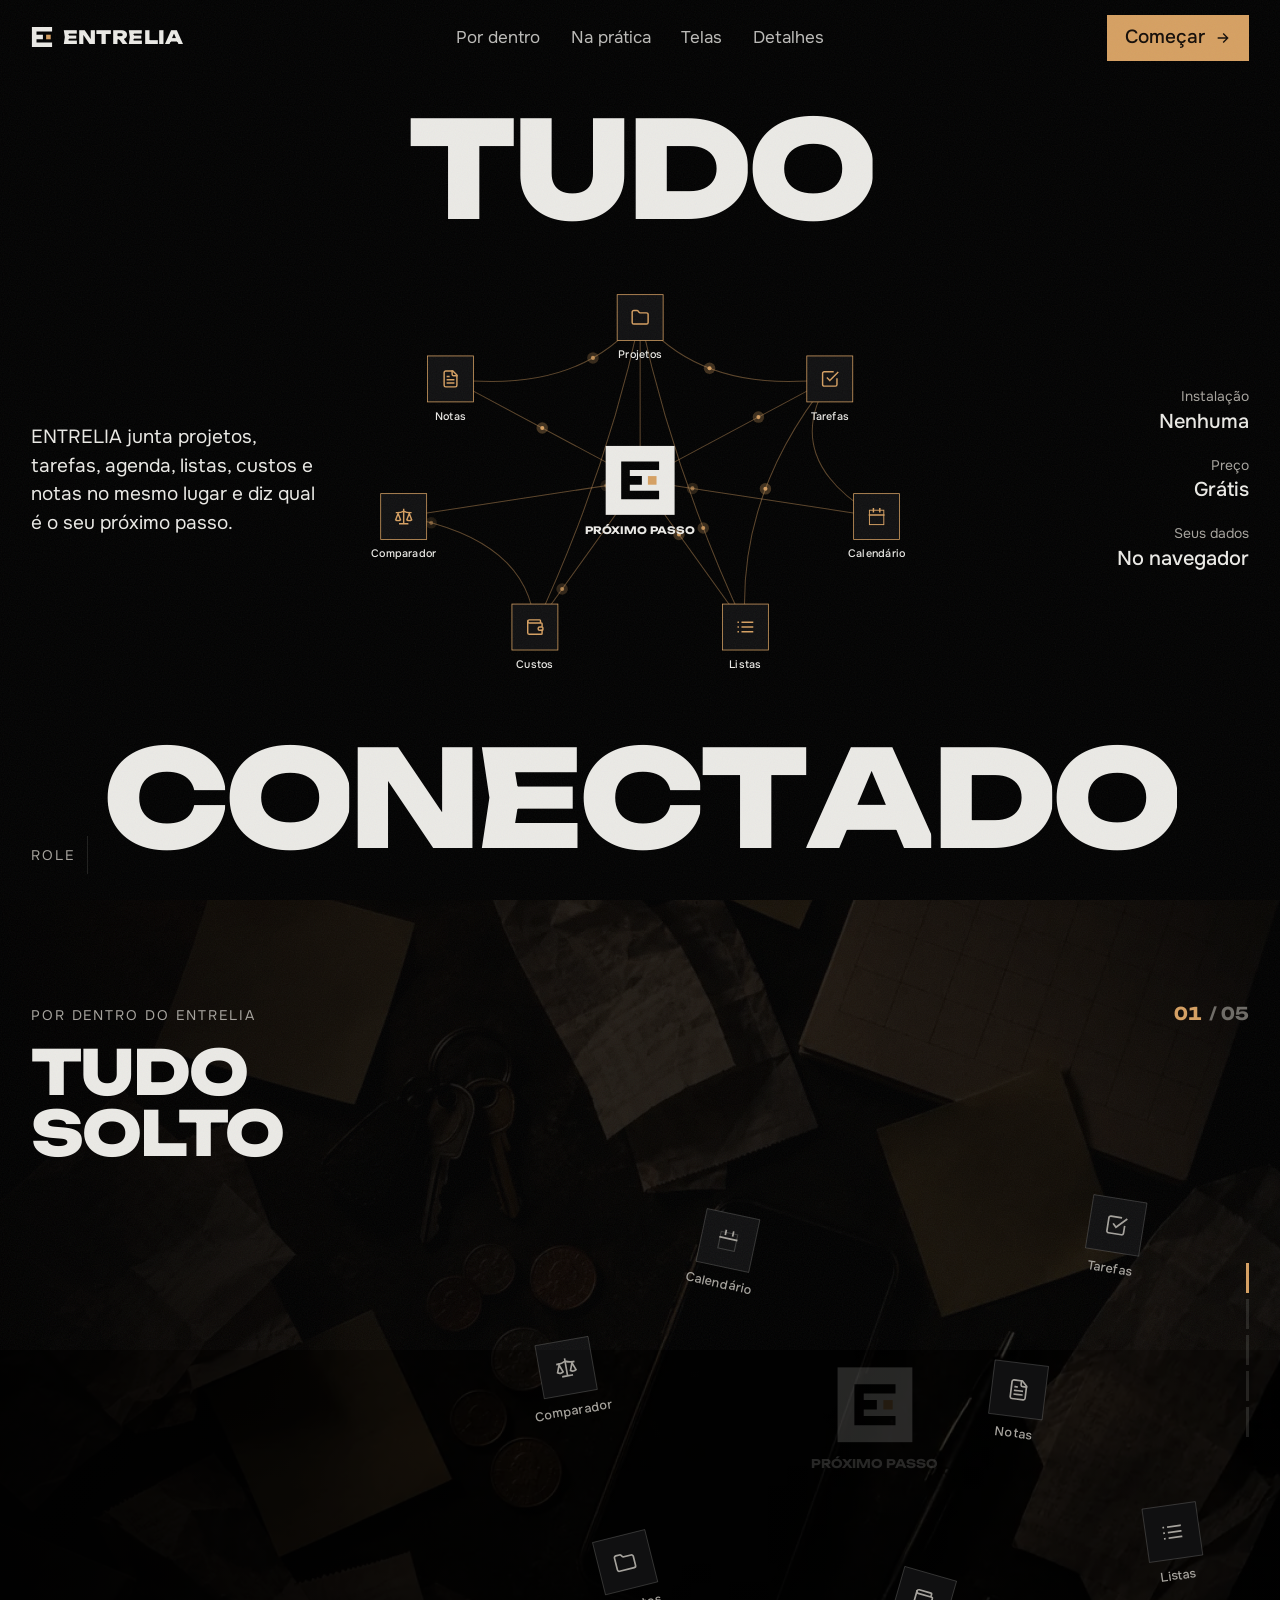
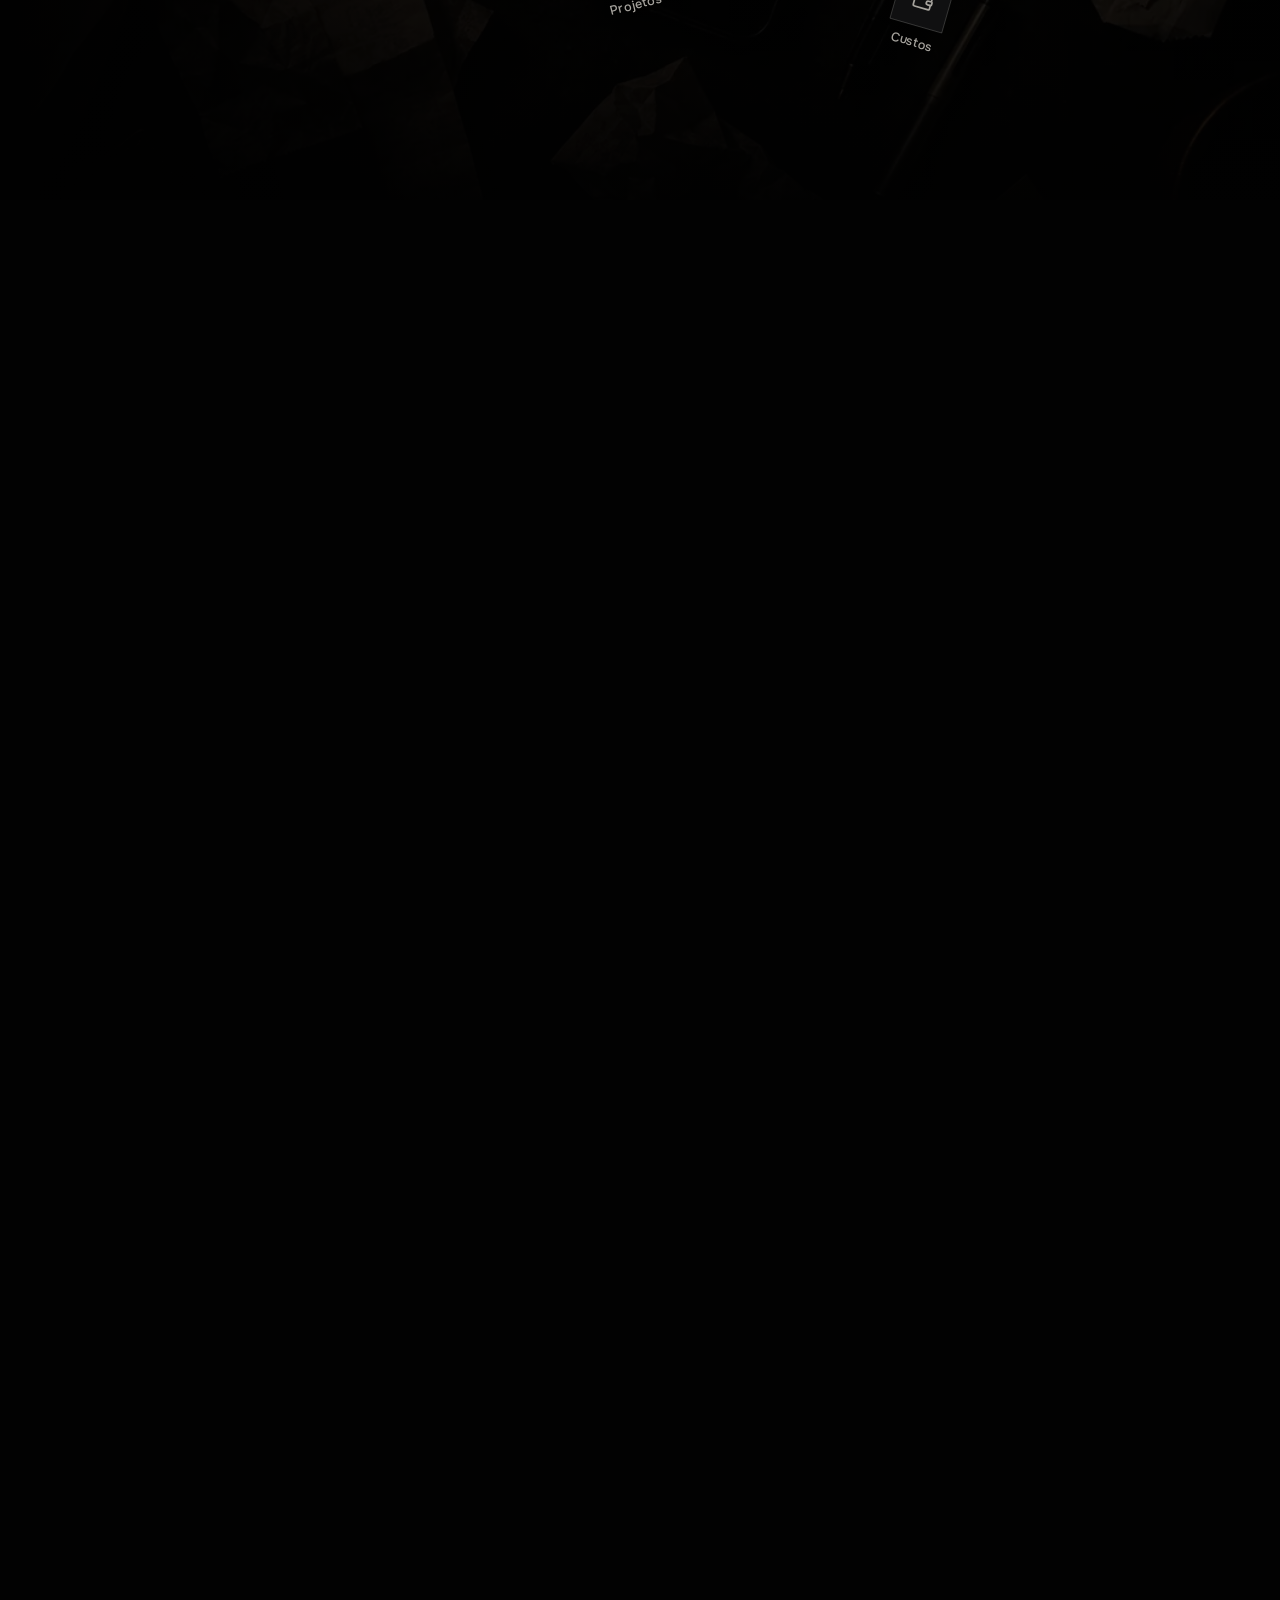
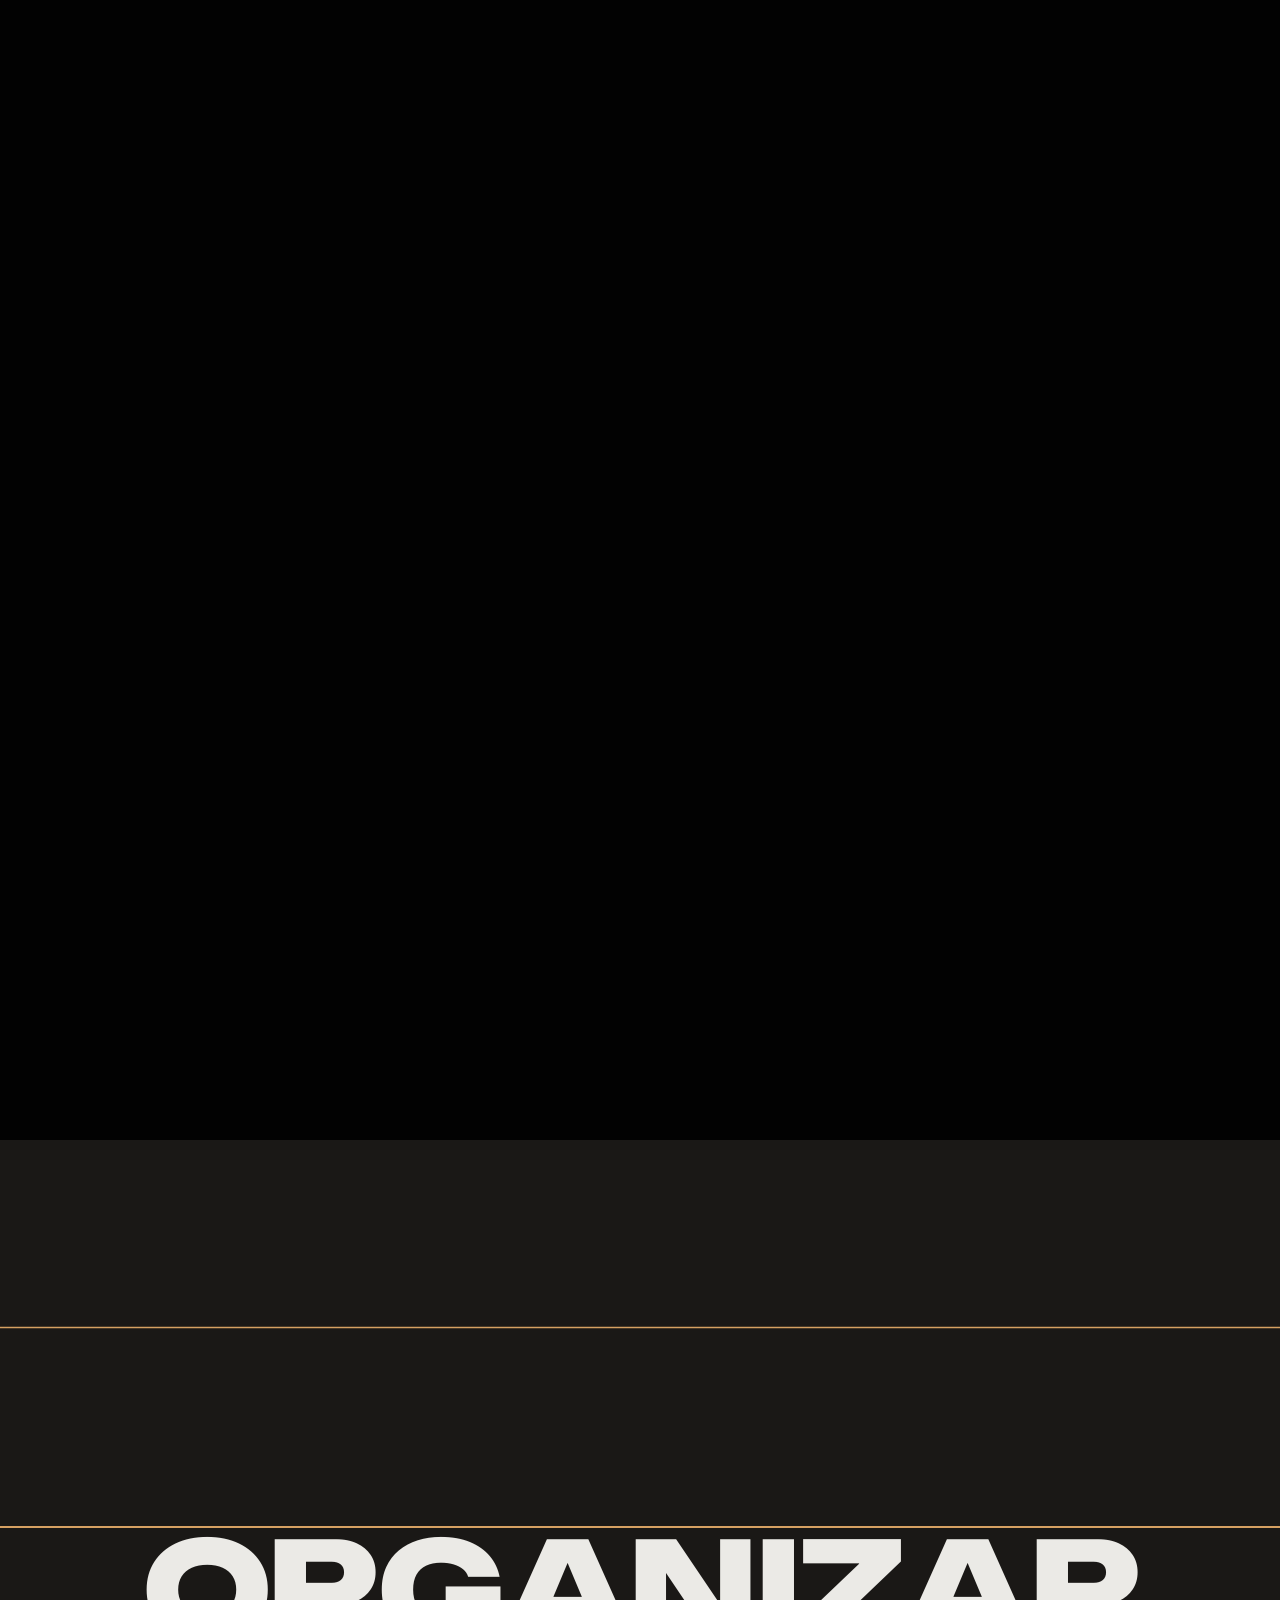
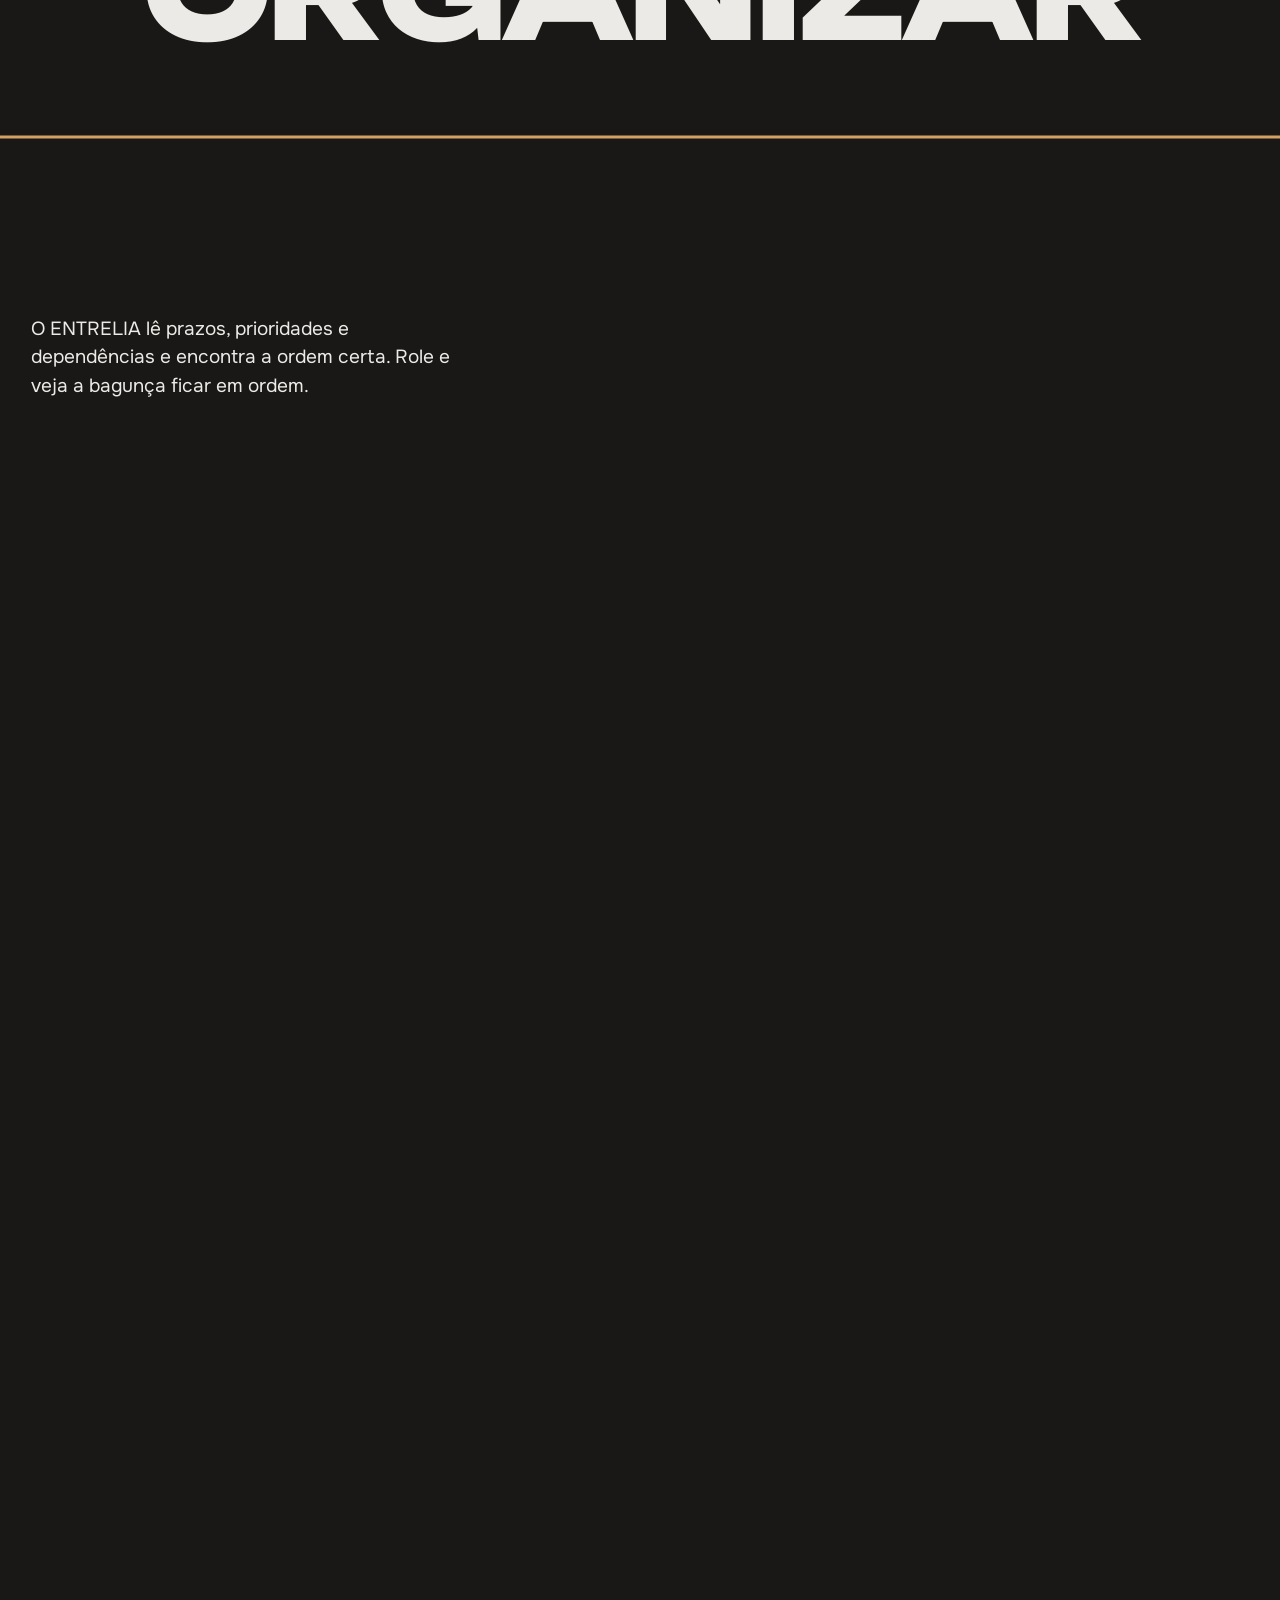
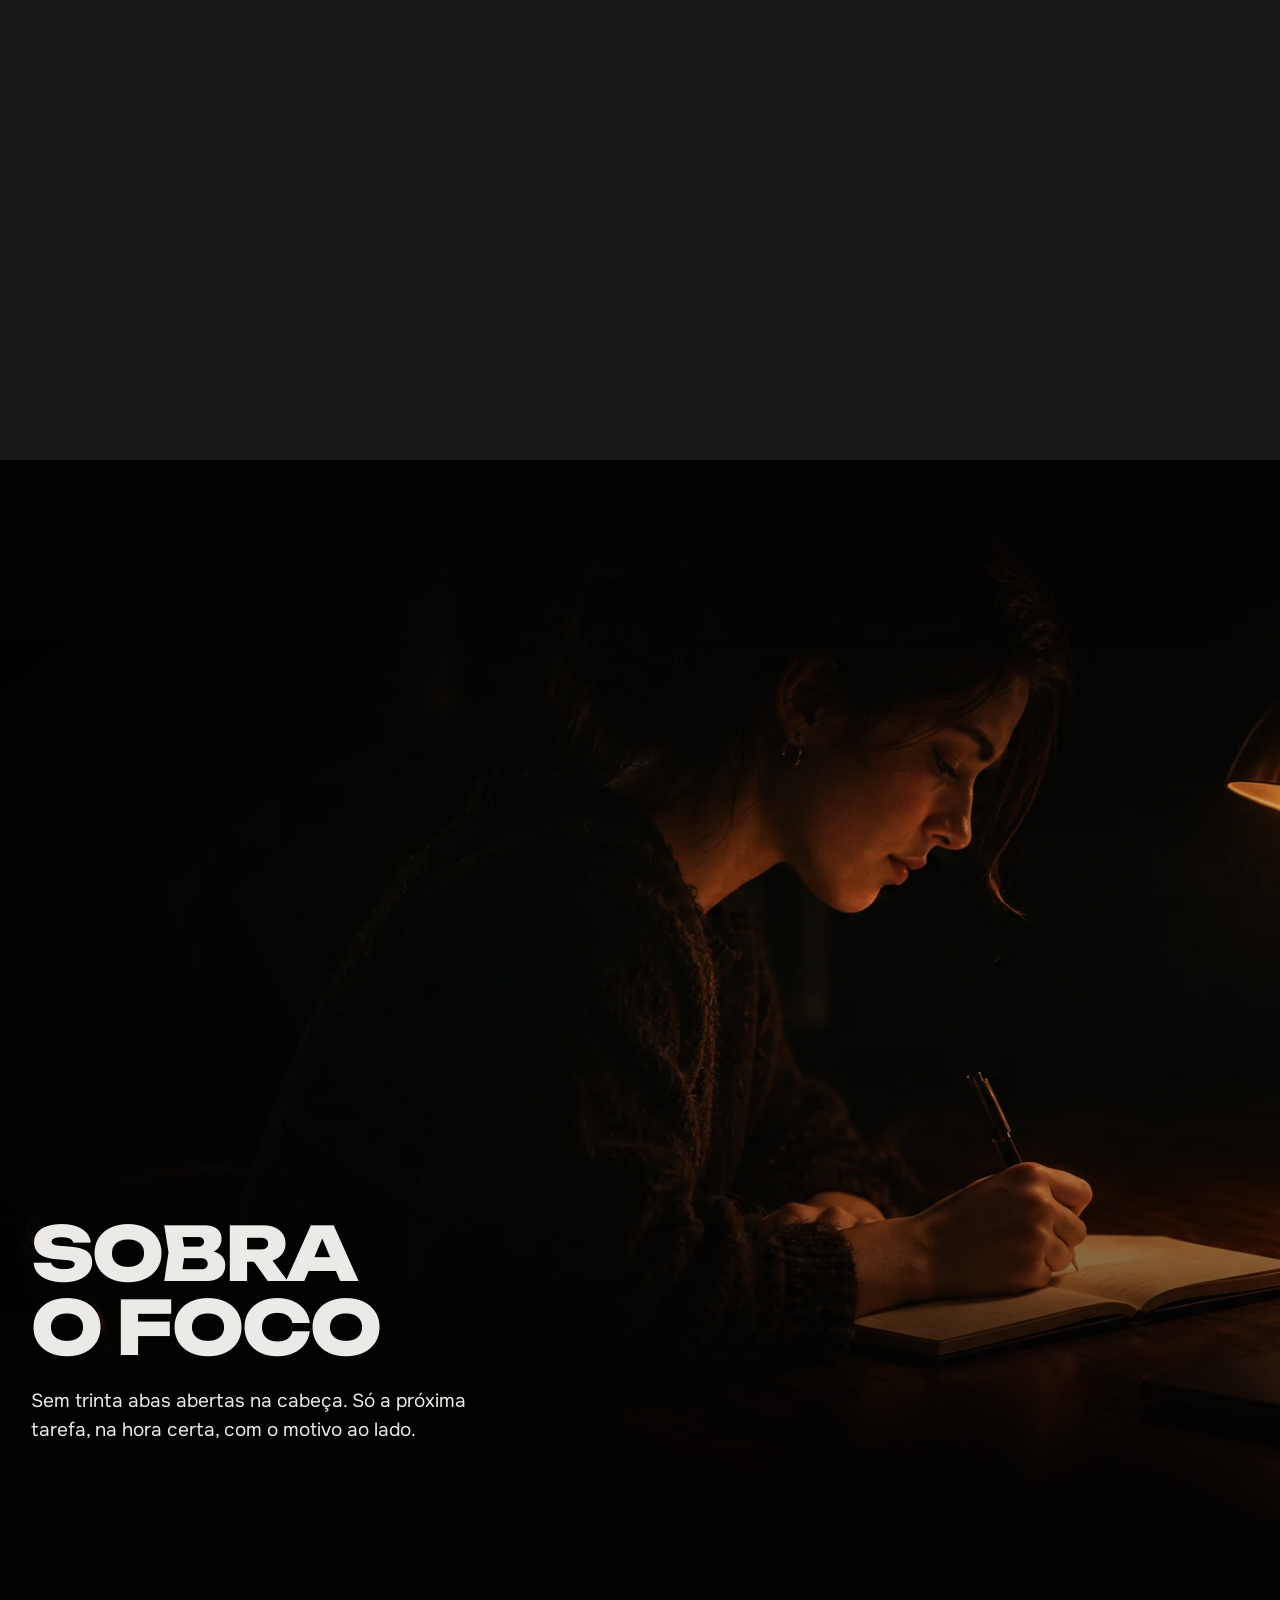
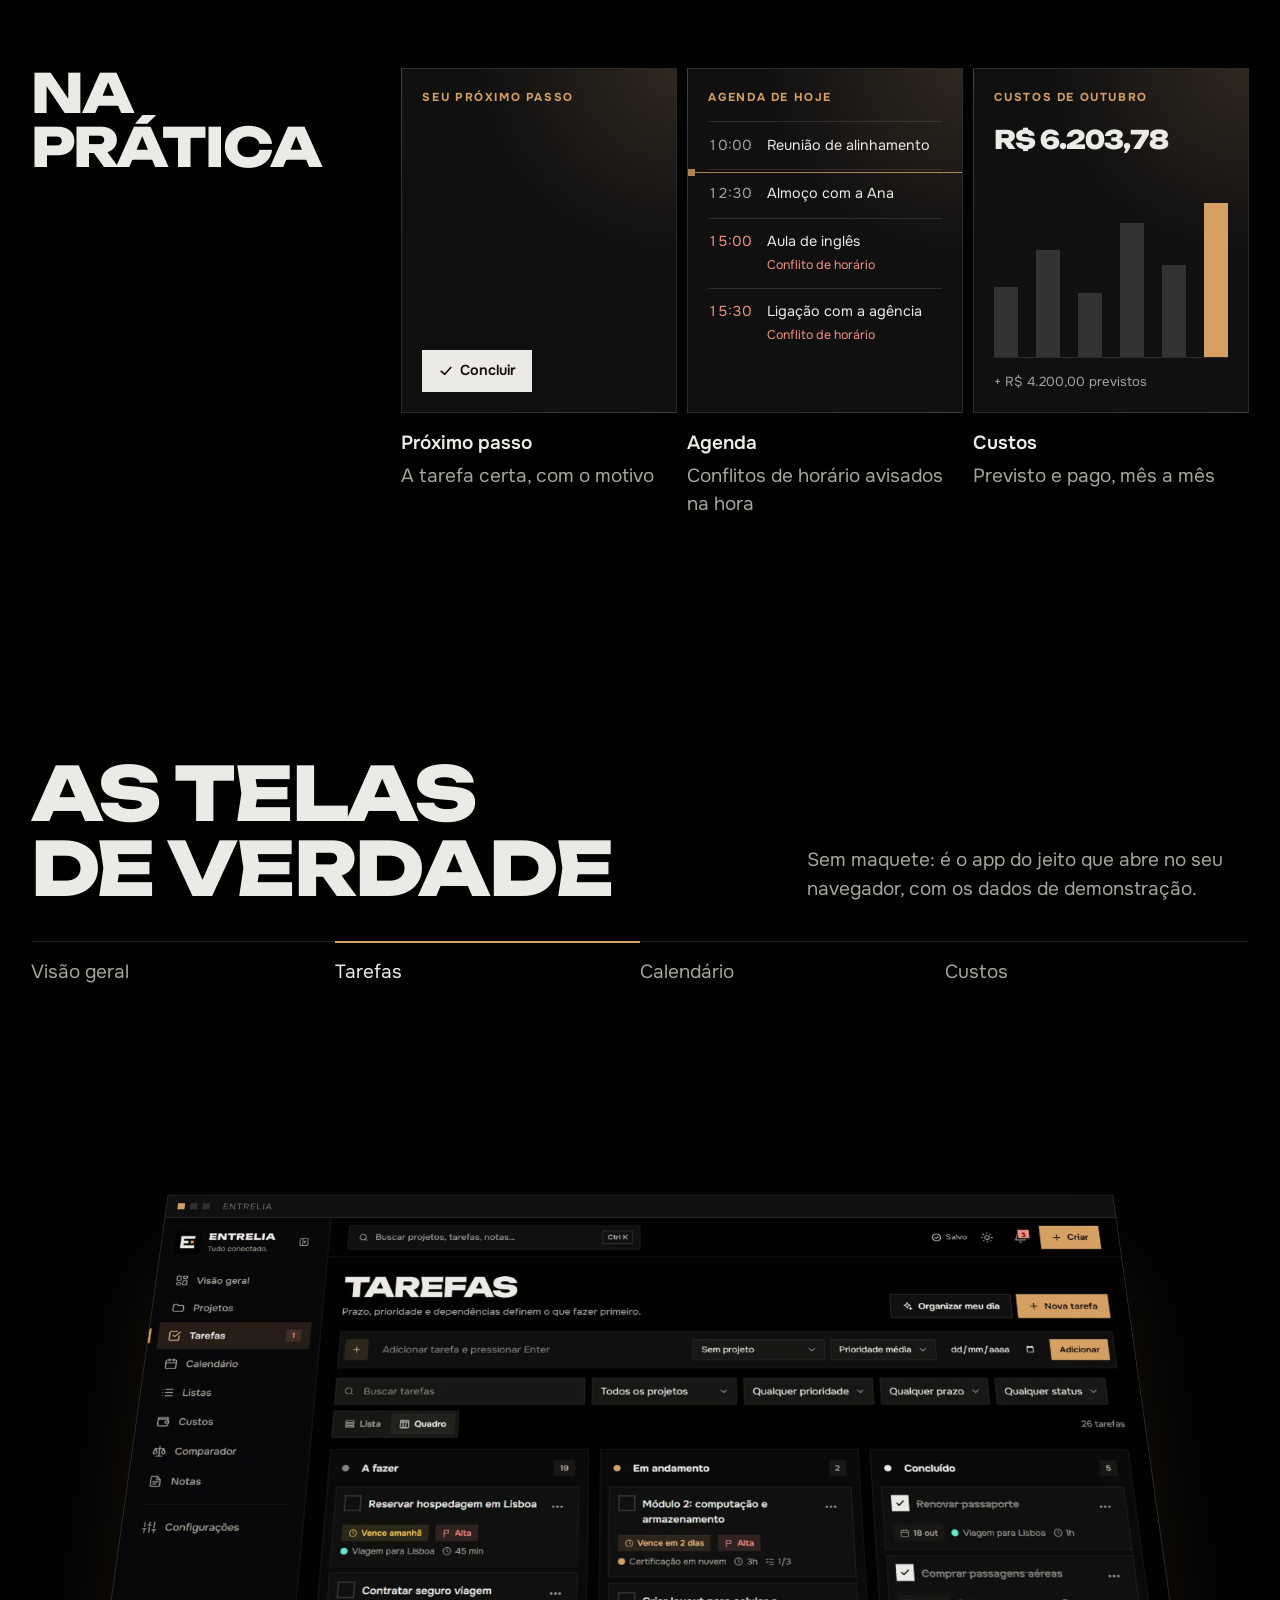
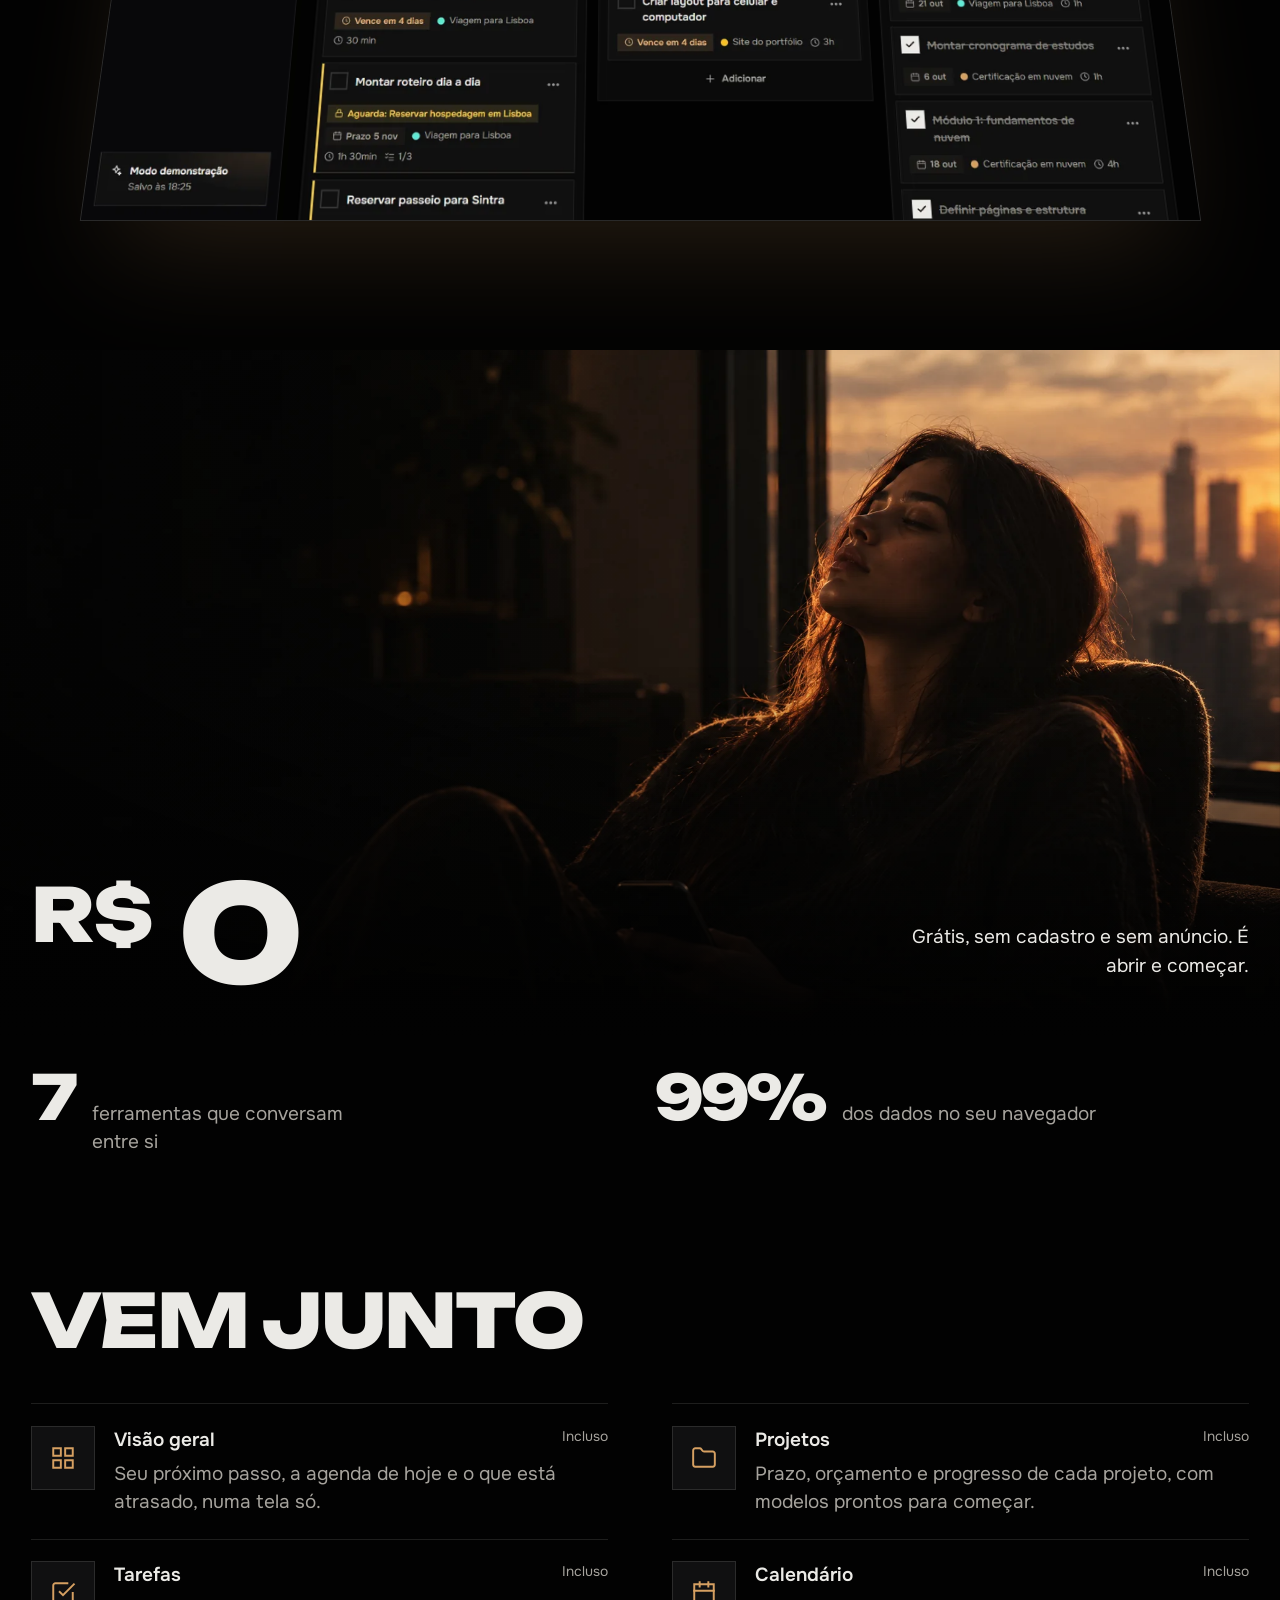
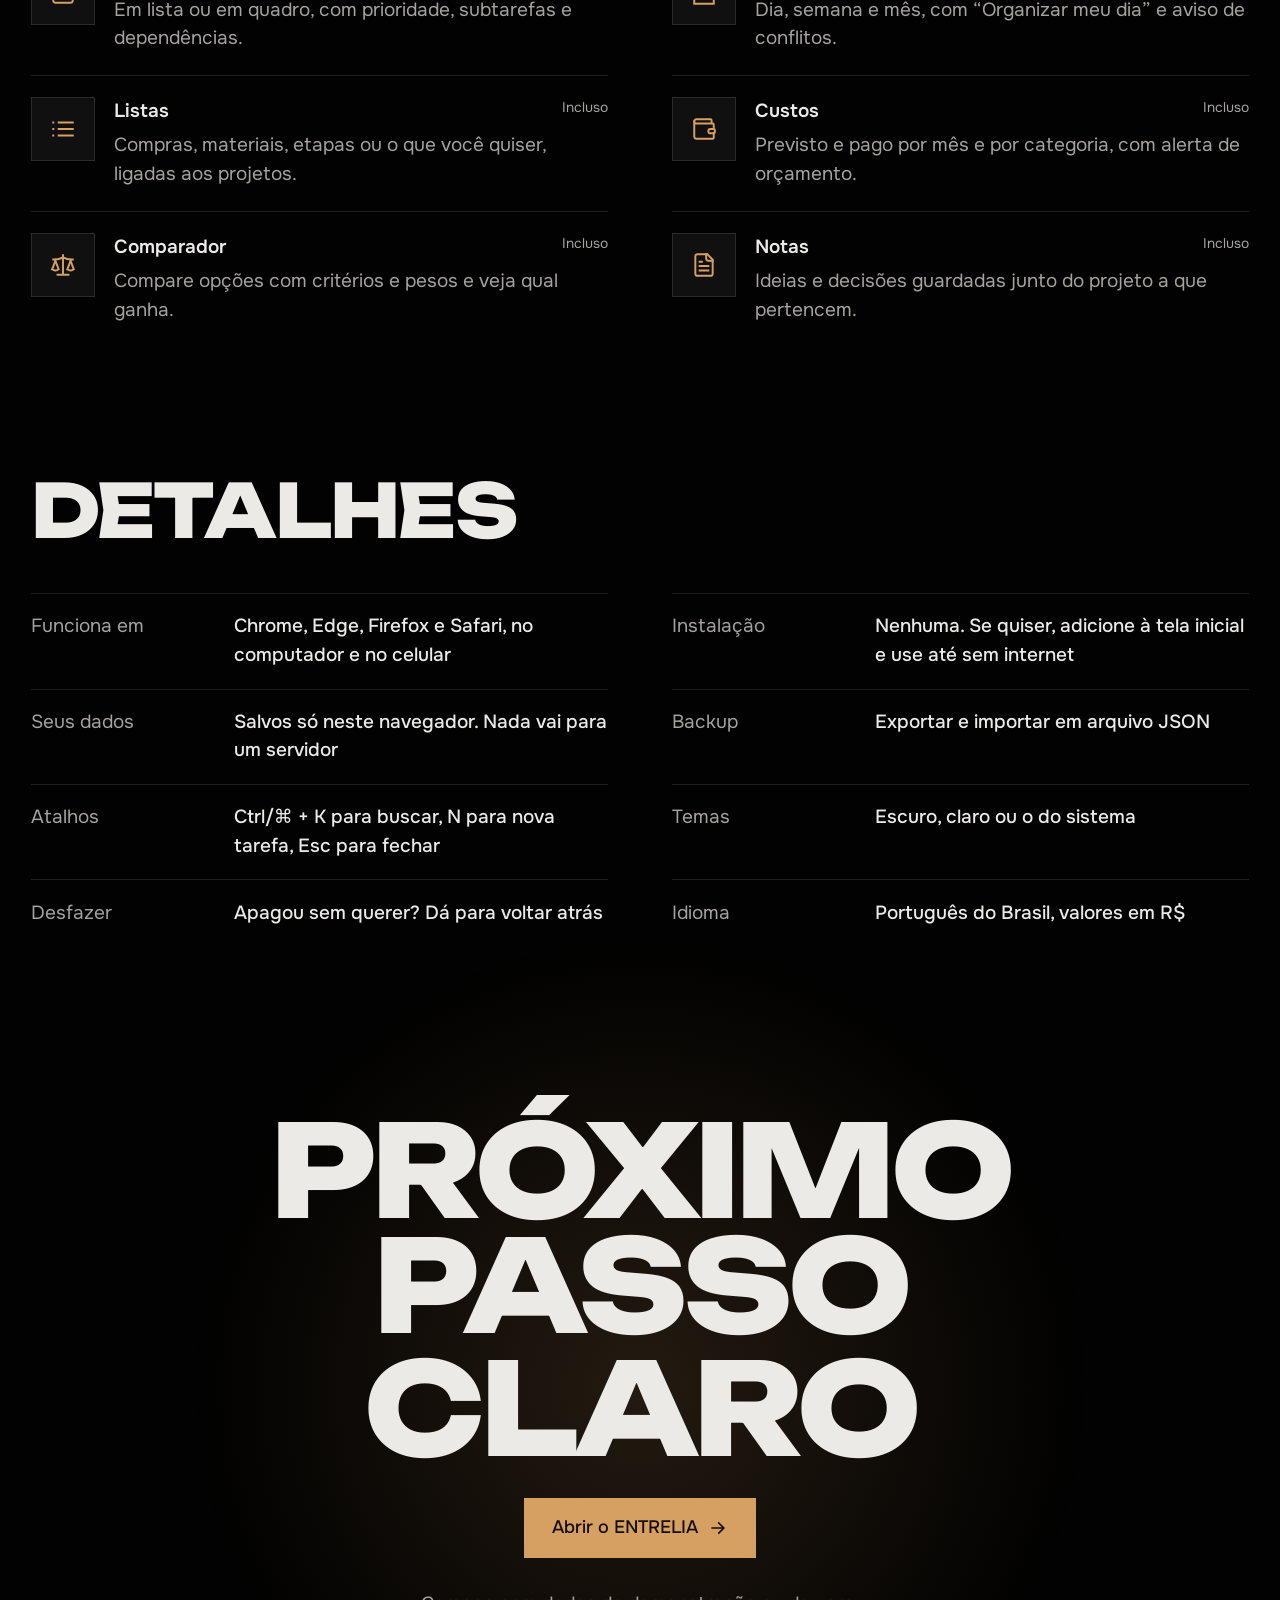
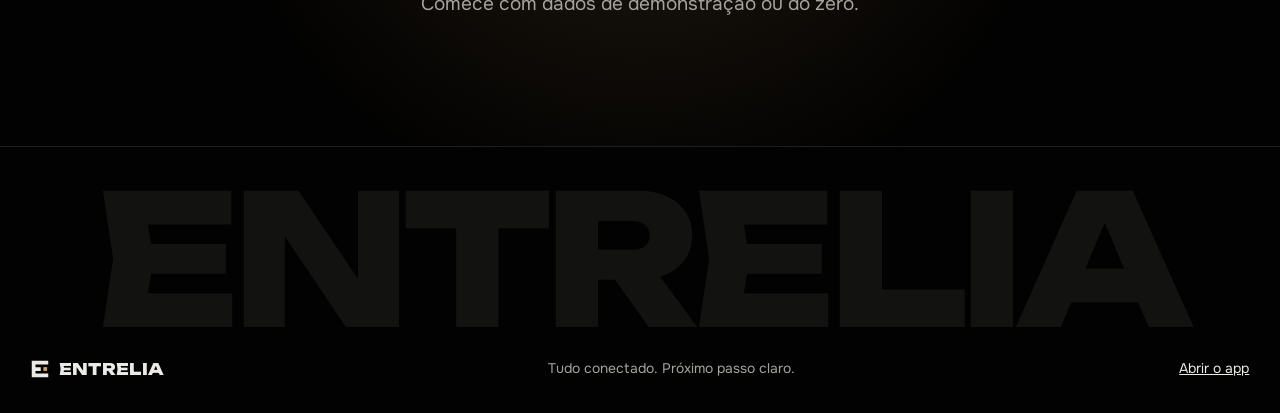
<file: index.html>
<!doctype html>
<html lang="pt-BR">
<head>
  <meta charset="utf-8">
  <meta name="viewport" content="width=device-width, initial-scale=1, viewport-fit=cover">
  <title>ENTRELIA — Tudo conectado. Próximo passo claro.</title>
  <meta name="description" content="ENTRELIA: projetos, tarefas, calendário, listas, custos, comparador e notas conectados, com uma sugestão clara do que fazer agora. Grátis, sem cadastro.">
  <meta name="theme-color" content="#020202">
  <meta property="og:type" content="website">
  <meta property="og:url" content="https://pacocateamo123-max.github.io/entrelia/">
  <meta property="og:site_name" content="ENTRELIA">
  <meta property="og:locale" content="pt_BR">
  <meta property="og:title" content="ENTRELIA — Tudo conectado. Próximo passo claro.">
  <meta property="og:description" content="Projetos, tarefas, agenda, listas, custos e notas no mesmo lugar, com o seu próximo passo sempre claro.">
  <meta property="og:image" content="https://pacocateamo123-max.github.io/entrelia/assets/og.jpg">
  <meta property="og:image:type" content="image/jpeg">
  <meta property="og:image:width" content="1200">
  <meta property="og:image:height" content="630">
  <meta property="og:image:alt" content="ENTRELIA — Tudo conectado. Próximo passo claro.">
  <meta name="twitter:card" content="summary_large_image">
  <link rel="canonical" href="https://pacocateamo123-max.github.io/entrelia/">
  <link rel="icon" href="assets/logo.svg" type="image/svg+xml">
  <link rel="apple-touch-icon" href="assets/icons/apple-touch-icon.png">
  <link rel="manifest" href="manifest.webmanifest">
  <link rel="preconnect" href="https://fonts.googleapis.com">
  <link rel="preconnect" href="https://fonts.gstatic.com" crossorigin>
  <link href="https://fonts.googleapis.com/css2?family=Onest:wght@400;500;600;700&family=Unbounded:wght@600;700;800&display=swap" rel="stylesheet">
  <link rel="stylesheet" href="css/landing.css">
  <script>
    // Marca a página antes da primeira pintura: animações ligadas e abertura só na primeira visita da sessão.
    (function () {
      var d = document.documentElement;
      d.classList.add('js');
      var calm = window.matchMedia('(prefers-reduced-motion: reduce)').matches;
      var seen = false;
      try { seen = sessionStorage.getItem('entrelia-intro') === '1'; sessionStorage.setItem('entrelia-intro', '1'); } catch (e) {}
      if (!calm && !seen) d.classList.add('has-intro');
    })();
  </script>
</head>
<body>
  <svg width="0" height="0" style="position:absolute" aria-hidden="true">
    <symbol id="mark" viewBox="8 8 24 24">
      <path fill="currentColor" d="M9 9h22v5H14v3.5h7v5h-7V26h17v5H9z"/>
      <rect x="24.5" y="17.5" width="5" height="5" fill="#D6A062"/>
    </symbol>
    <symbol id="arrow" viewBox="0 0 24 24"><path fill="none" stroke="currentColor" stroke-width="2" stroke-linecap="square" d="M5 12h13M13 6l6 6-6 6"/></symbol>
  </svg>

  <div class="intro" aria-hidden="true">
    <svg class="intro-mark" viewBox="0 0 40 40">
      <rect class="im-spine" x="9" y="9" width="5" height="22"/>
      <rect class="im-top" x="9" y="9" width="22" height="5"/>
      <rect class="im-mid" x="9" y="17.5" width="12" height="5"/>
      <rect class="im-bot" x="9" y="26" width="22" height="5"/>
      <rect class="im-node" x="24.5" y="17.5" width="5" height="5"/>
    </svg>
  </div>
  <div class="progress" id="progress" aria-hidden="true"></div>
  <div class="grain" aria-hidden="true"></div>

  <a class="skip" href="#conteudo">Pular para o conteúdo</a>

  <header class="top" id="top">
    <a class="brand" href="#" aria-label="ENTRELIA, início">
      <svg class="brand-mark" aria-hidden="true"><use href="#mark"/></svg>
      <span class="wordmark">ENTRELIA</span>
    </a>
    <nav class="top-nav" aria-label="Seções">
      <a href="#por-dentro" data-nav="por-dentro">Por dentro</a>
      <a href="#na-pratica" data-nav="na-pratica">Na prática</a>
      <a href="#telas" data-nav="telas">Telas</a>
      <a href="#detalhes" data-nav="detalhes">Detalhes</a>
    </nav>
    <a class="btn" href="app.html"><span>Começar</span><svg class="btn-arrow" aria-hidden="true"><use href="#arrow"/></svg></a>
  </header>

  <main id="conteudo">
    <!-- Abertura -->
    <section class="hero" id="hero" aria-labelledby="hero-title">
      <h1 class="hero-title" id="hero-title" aria-label="Tudo conectado">
        <span class="hero-word hero-word-top" data-split aria-hidden="true">Tudo</span>
        <span class="hero-word hero-word-bottom" data-split aria-hidden="true">conectado</span>
      </h1>
      <div class="hero-visual" aria-hidden="true">
        <svg class="net" id="hero-net" viewBox="0 0 1000 700"></svg>
      </div>
      <p class="hero-lead">ENTRELIA junta projetos, tarefas, agenda, listas, custos e notas no mesmo lugar e diz qual é o seu próximo passo.</p>
      <dl class="hero-specs">
        <div><dt>Instalação</dt><dd>Nenhuma</dd></div>
        <div><dt>Preço</dt><dd>Grátis</dd></div>
        <div><dt>Seus dados</dt><dd>No navegador</dd></div>
      </dl>
      <a class="scroll-cue" href="#por-dentro" aria-label="Rolar para Por dentro"><span>Role</span><i aria-hidden="true"></i></a>
    </section>

    <!-- Por dentro: rolagem guiada -->
    <section class="inside" id="por-dentro" aria-labelledby="inside-kicker">
      <div class="inside-stage">
        <picture class="inside-bg" aria-hidden="true">
          <source media="(max-width: 700px)" srcset="assets/img/caos-640.webp">
          <img src="assets/img/caos-1100.webp" alt="" width="1100" height="1375" loading="lazy" decoding="async">
        </picture>
        <div class="inside-head">
          <p class="kicker" id="inside-kicker">Por dentro do ENTRELIA</p>
          <p class="inside-count" aria-hidden="true"><span id="inside-num">01</span><span class="inside-total">/ 05</span></p>
        </div>
        <div class="inside-copy" aria-live="polite">
          <h2 class="inside-title" id="inside-title">Tudo solto</h2>
          <p class="inside-text" id="inside-text">Tarefas num app, gastos em outro, ideias no bloco de notas. Nada conversa com nada.</p>
        </div>
        <svg class="net net-inside" id="inside-net" viewBox="0 0 1000 700" aria-hidden="true"></svg>
        <ol class="inside-steps" id="inside-steps" aria-label="Etapas"></ol>
      </div>
    </section>

    <!-- Organizar: as ondas se acalmam -->
    <section class="calm" id="organizar" aria-labelledby="calm-title">
      <div class="calm-stage">
        <svg class="calm-lines" id="calm-lines" viewBox="0 0 1200 600" preserveAspectRatio="none" aria-hidden="true">
          <path class="calm-a" d=""/>
          <path class="calm-b" d=""/>
          <path class="calm-c" d=""/>
        </svg>
        <h2 class="calm-title" id="calm-title" aria-label="Organizar"><span data-split aria-hidden="true">Organizar</span></h2>
        <p class="calm-text">O ENTRELIA lê prazos, prioridades e dependências e encontra a ordem certa. Role e veja a bagunça ficar em ordem.</p>
      </div>
    </section>

    <!-- Foco: foto em tela cheia -->
    <section class="focus" aria-labelledby="focus-title">
      <picture class="focus-img">
        <source media="(max-width: 900px)" srcset="assets/img/foco-1200.webp">
        <img src="assets/img/foco-2400.webp" alt="Pessoa escrevendo num caderno à noite, sob a luz de uma luminária de cobre." width="2400" height="1357" loading="lazy" decoding="async">
      </picture>
      <div class="focus-copy">
        <h2 class="display" id="focus-title" data-lines>Sobra<br>o foco</h2>
        <p class="reveal">Sem trinta abas abertas na cabeça. Só a próxima tarefa, na hora certa, com o motivo ao lado.</p>
      </div>
    </section>

    <!-- Na prática -->
    <section class="practice section" id="na-pratica" aria-labelledby="practice-title">
      <div class="practice-side">
        <h2 class="display" id="practice-title" data-lines>Na<br>prática</h2>
        <figure class="practice-photo reveal">
          <div class="practice-photo-frame">
            <picture>
              <source media="(max-width: 700px)" srcset="assets/img/planner-640.webp">
              <img src="assets/img/planner-1100.webp" alt="Caderno com uma lista de tarefas, três itens marcados, e uma caneta de cobre." width="1100" height="1375" loading="lazy" decoding="async">
            </picture>
          </div>
        </figure>
      </div>
      <div class="practice-grid">
        <figure class="mock reveal" data-tilt>
          <div class="mock-screen mock-next" id="mock-next">
            <p class="m-eyebrow">Seu próximo passo</p>
            <div class="m-swap">
              <p class="m-title" id="m-next-title">Reservar hospedagem em Lisboa</p>
              <p class="m-why" id="m-next-why">Vence amanhã e precisa ser concluída antes de outras duas.</p>
              <div class="m-badges" id="m-next-badges"><span class="m-badge is-warn">Vence amanhã</span><span class="m-badge is-danger">Alta</span><span class="m-badge">45 min</span></div>
            </div>
            <span class="m-btn" id="m-next-btn"><svg viewBox="0 0 24 24" aria-hidden="true"><path d="M5 12.5 10 17 19 7" fill="none" stroke="currentColor" stroke-width="2.4" stroke-linecap="square"/></svg>Concluir</span>
          </div>
          <figcaption><strong>Próximo passo</strong><span>A tarefa certa, com o motivo</span></figcaption>
        </figure>
        <figure class="mock reveal" data-tilt>
          <div class="mock-screen">
            <p class="m-eyebrow">Agenda de hoje</p>
            <ul class="m-agenda">
              <li><time>10:00</time><span>Reunião de alinhamento</span></li>
              <li><time>12:30</time><span>Almoço com a Ana</span></li>
              <li class="is-clash"><time>15:00</time><span>Aula de inglês</span><em>Conflito de horário</em></li>
              <li class="is-clash"><time>15:30</time><span>Ligação com a agência</span><em>Conflito de horário</em></li>
            </ul>
            <span class="m-now" aria-hidden="true"></span>
          </div>
          <figcaption><strong>Agenda</strong><span>Conflitos de horário avisados na hora</span></figcaption>
        </figure>
        <figure class="mock reveal" data-tilt>
          <div class="mock-screen">
            <p class="m-eyebrow">Custos de outubro</p>
            <p class="m-money">R$ <span data-money="6214.70">0,00</span></p>
            <div class="m-bars" aria-hidden="true">
              <span style="--h:42%"></span><span style="--h:64%"></span><span style="--h:38%"></span><span style="--h:80%"></span><span style="--h:55%"></span><span class="is-now" style="--h:92%"></span>
            </div>
            <p class="m-foot">+ R$ 4.200,00 previstos</p>
          </div>
          <figcaption><strong>Custos</strong><span>Previsto e pago, mês a mês</span></figcaption>
        </figure>
      </div>
    </section>

    <!-- As telas de verdade -->
    <section class="screens section" id="telas" aria-labelledby="screens-title">
      <div class="screens-head">
        <h2 class="display" id="screens-title" data-lines>As telas<br>de verdade</h2>
        <p class="screens-lead reveal">Sem maquete: é o app do jeito que abre no seu navegador, com os dados de demonstração.</p>
      </div>
      <div class="screens-tabs reveal" role="tablist" aria-label="Telas do app">
        <button type="button" role="tab" aria-selected="true" aria-controls="screen-view" data-shot="0"><span>Visão geral</span><i aria-hidden="true"></i></button>
        <button type="button" role="tab" aria-selected="false" aria-controls="screen-view" data-shot="1" tabindex="-1"><span>Tarefas</span><i aria-hidden="true"></i></button>
        <button type="button" role="tab" aria-selected="false" aria-controls="screen-view" data-shot="2" tabindex="-1"><span>Calendário</span><i aria-hidden="true"></i></button>
        <button type="button" role="tab" aria-selected="false" aria-controls="screen-view" data-shot="3" tabindex="-1"><span>Custos</span><i aria-hidden="true"></i></button>
      </div>
      <div class="screens-stage">
        <figure class="screens-frame" id="screen-view" role="tabpanel">
          <div class="frame-bar" aria-hidden="true"><i></i><i></i><i></i><span>entrelia</span></div>
          <div class="frame-shots">
            <picture class="is-on"><source media="(max-width: 800px)" srcset="assets/img/app-visao-geral-960.webp"><img src="assets/img/app-visao-geral-1600.webp" alt="Visão geral do ENTRELIA: o próximo passo em destaque, a agenda de hoje e os números do dia." width="1600" height="1000" loading="lazy" decoding="async"></picture>
            <picture><source media="(max-width: 800px)" srcset="assets/img/app-tarefas-960.webp"><img src="assets/img/app-tarefas-1600.webp" alt="Tarefas em quadro: a fazer, em andamento e concluído." width="1600" height="1000" loading="lazy" decoding="async"></picture>
            <picture><source media="(max-width: 800px)" srcset="assets/img/app-calendario-960.webp"><img src="assets/img/app-calendario-1600.webp" alt="Calendário do mês com compromissos e prazos de tarefas." width="1600" height="1000" loading="lazy" decoding="async"></picture>
            <picture><source media="(max-width: 800px)" srcset="assets/img/app-custos-960.webp"><img src="assets/img/app-custos-1600.webp" alt="Custos do mês: orçamento, total pago e saldo disponível." width="1600" height="1000" loading="lazy" decoding="async"></picture>
          </div>
        </figure>
      </div>
    </section>

    <!-- Números, sobre a foto -->
    <section class="numbers" aria-label="Em números">
      <picture class="numbers-img">
        <source media="(max-width: 900px)" srcset="assets/img/janela-1200.webp">
        <img src="assets/img/janela-2400.webp" alt="Pessoa descansando perto da janela ao entardecer, com o celular na mão." width="2400" height="1357" loading="lazy" decoding="async">
      </picture>
      <div class="numbers-body">
        <div class="num-hero">
          <p class="num-giant reveal"><span class="num-unit">R$</span>&nbsp;0</p>
          <p class="num-side reveal">Grátis, sem cadastro e sem anúncio. É abrir e começar.</p>
        </div>
        <div class="num-row">
          <p class="num reveal"><span class="num-big" data-count="7">7</span><span class="num-label">ferramentas que conversam entre si</span></p>
          <p class="num reveal"><span class="num-big"><span data-count="100">100</span>%</span><span class="num-label">dos dados no seu navegador</span></p>
        </div>
      </div>
    </section>

    <!-- O que vem junto -->
    <section class="box section" aria-labelledby="box-title">
      <div class="box-head">
        <h2 class="display" id="box-title" data-lines>Vem junto</h2>
        <p class="box-count reveal">8 telas</p>
      </div>
      <ul class="box-list" id="box-list"></ul>
    </section>

    <!-- Detalhes -->
    <section class="specs section" id="detalhes" aria-labelledby="specs-title">
      <h2 class="display" id="specs-title" data-lines>Detalhes</h2>
      <dl class="spec-list">
        <div class="reveal"><dt>Funciona em</dt><dd>Chrome, Edge, Firefox e Safari, no computador e no celular</dd></div>
        <div class="reveal"><dt>Instalação</dt><dd>Nenhuma. Se quiser, adicione à tela inicial e use até sem internet</dd></div>
        <div class="reveal"><dt>Seus dados</dt><dd>Salvos só neste navegador. Nada vai para um servidor</dd></div>
        <div class="reveal"><dt>Backup</dt><dd>Exportar e importar em arquivo JSON</dd></div>
        <div class="reveal"><dt>Atalhos</dt><dd>Ctrl/⌘ + K para buscar, N para nova tarefa, Esc para fechar</dd></div>
        <div class="reveal"><dt>Temas</dt><dd>Escuro, claro ou o do sistema</dd></div>
        <div class="reveal"><dt>Desfazer</dt><dd>Apagou sem querer? Dá para voltar atrás</dd></div>
        <div class="reveal"><dt>Idioma</dt><dd>Português do Brasil, valores em R$</dd></div>
      </dl>
    </section>

    <!-- Chamada final -->
    <section class="cta" aria-labelledby="cta-title">
      <h2 class="cta-title" id="cta-title" data-lines>Próximo passo<br>claro</h2>
      <a class="btn btn-lg reveal" href="app.html" data-magnet><span>Abrir o ENTRELIA</span><svg class="btn-arrow" aria-hidden="true"><use href="#arrow"/></svg></a>
      <p class="cta-note reveal">Comece com dados de demonstração ou do zero.</p>
    </section>
  </main>

  <footer class="foot">
    <p class="foot-giant" aria-hidden="true">ENTRELIA</p>
    <div class="foot-row">
      <a class="brand" href="#" aria-label="Voltar ao início"><svg class="brand-mark" aria-hidden="true"><use href="#mark"/></svg><span class="wordmark">ENTRELIA</span></a>
      <span>Tudo conectado. Próximo passo claro.</span>
      <a href="app.html">Abrir o app</a>
    </div>
  </footer>

  <script src="js/landing.js"></script>
  <script>
    if ('serviceWorker' in navigator) window.addEventListener('load', function () { navigator.serviceWorker.register('sw.js').catch(function () {}); });
  </script>
</body>
</html>
</file>
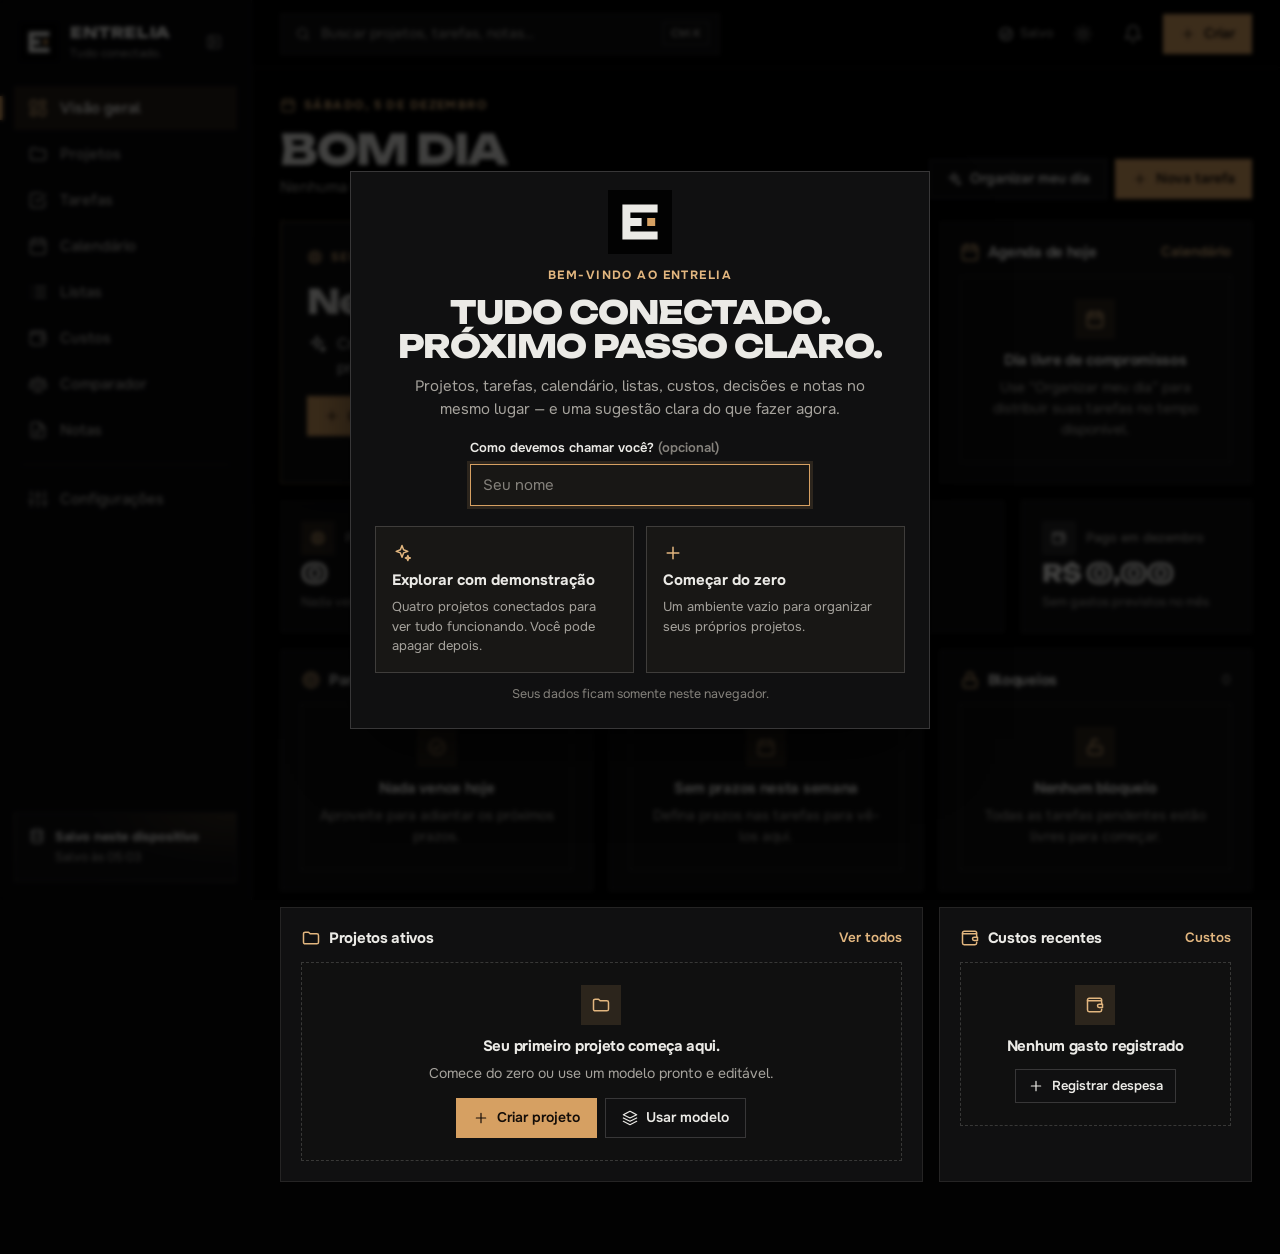
<file: app.html>
<!doctype html>
<html lang="pt-BR" data-theme="dark">
<head>
  <meta charset="utf-8">
  <meta name="viewport" content="width=device-width, initial-scale=1, viewport-fit=cover">
  <title>ENTRELIA — Tudo conectado. Próximo passo claro.</title>
  <meta name="description" content="ENTRELIA: central inteligente de organização pessoal e de projetos. Tarefas, calendário, listas, custos, comparador e notas conectados.">
  <meta name="theme-color" content="#020202">
  <link rel="icon" href="assets/logo.svg" type="image/svg+xml">
  <link rel="apple-touch-icon" href="assets/icons/apple-touch-icon.png">
  <link rel="manifest" href="manifest.webmanifest">
  <meta name="mobile-web-app-capable" content="yes">
  <meta name="apple-mobile-web-app-capable" content="yes">
  <meta name="apple-mobile-web-app-status-bar-style" content="black-translucent">
  <meta name="apple-mobile-web-app-title" content="ENTRELIA">
  <meta property="og:type" content="website">
  <meta property="og:title" content="ENTRELIA — Tudo conectado. Próximo passo claro.">
  <meta property="og:description" content="Projetos, tarefas, agenda, listas, custos e notas no mesmo lugar, com o seu próximo passo sempre claro.">
  <meta property="og:image" content="https://pacocateamo123-max.github.io/entrelia/assets/og.jpg">
  <meta property="og:image:width" content="1200">
  <meta property="og:image:height" content="630">
  <meta name="twitter:card" content="summary_large_image">
  <link rel="preconnect" href="https://fonts.googleapis.com">
  <link rel="preconnect" href="https://fonts.gstatic.com" crossorigin>
  <link href="https://fonts.googleapis.com/css2?family=Onest:wght@400;500;600;700&family=Unbounded:wght@600;700;800&display=swap" rel="stylesheet">
  <link rel="stylesheet" href="css/styles.css">
  <script>
    // Aplica o tema salvo antes da primeira pintura (evita piscar).
    (function () {
      var pref = 'escuro';
      try { pref = localStorage.getItem('entrelia-theme') || 'escuro'; } catch (e) {}
      var dark = pref === 'sistema' ? !window.matchMedia('(prefers-color-scheme: light)').matches : pref !== 'claro';
      document.documentElement.setAttribute('data-theme', dark ? 'dark' : 'light');
    })();
  </script>
</head>
<body>
  <a class="skip-link" href="#main">Pular para o conteúdo</a>

  <div class="app" id="app">
    <aside class="sidebar" id="sidebar" aria-label="Menu principal"></aside>
    <div class="main-col">
      <header class="topbar" id="topbar"></header>
      <main id="main" tabindex="-1">
        <div class="boot" role="status">
          <div class="boot-dot"></div>
          <span>Carregando seus dados…</span>
        </div>
      </main>
    </div>
    <nav class="bottom-nav" id="bottom-nav" aria-label="Navegação principal"></nav>
  </div>

  <div id="modal-root"></div>
  <div id="toast-root" class="toasts" aria-live="polite"></div>

  <noscript><p style="padding:24px">O ENTRELIA precisa de JavaScript ativado para funcionar.</p></noscript>

  <script src="js/util.js"></script>
  <script src="js/ui.js"></script>
  <script src="js/db.js"></script>
  <script src="js/logic.js"></script>
  <script src="js/demo.js"></script>
  <script src="js/components.js"></script>
  <script src="js/views/overview.js"></script>
  <script src="js/views/projects.js"></script>
  <script src="js/views/tasks.js"></script>
  <script src="js/views/calendar.js"></script>
  <script src="js/views/lists.js"></script>
  <script src="js/views/costs.js"></script>
  <script src="js/views/compare.js"></script>
  <script src="js/views/notes.js"></script>
  <script src="js/views/settings.js"></script>
  <script src="js/app.js"></script>
  <script>
    // Guarda o app para abrir sem internet e permitir instalar no celular.
    if ('serviceWorker' in navigator) window.addEventListener('load', function () { navigator.serviceWorker.register('sw.js').catch(function () {}); });
  </script>
</body>
</html>
</file>
<file: css/landing.css>
/* =========================================================
   ENTRELIA — página de entrada
   ========================================================= */

:root {
  --bg: #020202;
  --surface: #101011;
  --ink: #EBEAE6;
  --muted: #A6A39D;
  --faint: #6E6B66;
  --line: rgba(235, 234, 230, .12);
  --accent: #D6A062;
  --accent-press: #C38E52;
  --accent-ink: #140D08;
  --warn: #F2C94C;
  --danger: #F2907F;
  --font-display: 'Unbounded', 'Arial Black', sans-serif;
  --font-text: 'Onest', system-ui, -apple-system, 'Segoe UI', sans-serif;
  --step-small: clamp(.8125rem, .79rem + .1vw, .875rem);
  --step-body: clamp(1.0625rem, 1rem + .25vw, 1.1875rem);
  --step-head: clamp(2rem, 1.3rem + 3.2vw, 4rem);
  --step-display: clamp(2.6rem, 5.8vw, 5.75rem);
  --step-giant: clamp(2.6rem, 10.5vw, 12rem);
  --margin: clamp(1rem, 2.4vw, 2rem);
  --gap-section: clamp(6rem, 10vw, 10rem);
  --ease-out: cubic-bezier(.23, 1, .32, 1);
  --ease-in-out: cubic-bezier(.77, 0, .175, 1);
  --dur-fast: .16s;
  --dur-med: .42s;
  --dur-slow: 1.1s;
  --top-h: 76px;
  color-scheme: dark;
}

*, *::before, *::after { box-sizing: border-box; }
html { -webkit-text-size-adjust: 100%; scroll-behavior: smooth; }
body {
  margin: 0;
  background: var(--bg);
  color: var(--ink);
  font-family: var(--font-text);
  font-size: var(--step-body);
  line-height: 1.5;
  -webkit-font-smoothing: antialiased;
  overflow-x: hidden;
}
h1, h2, h3, p, dl, dd, ul, ol, figure { margin: 0; padding: 0; }
ul, ol { list-style: none; }
a { color: inherit; }
img { display: block; max-width: 100%; }
::selection { background: rgba(214, 160, 98, .4); }
:focus-visible { outline: 2px solid var(--accent); outline-offset: 3px; }

.sr-only { position: absolute !important; width: 1px; height: 1px; padding: 0; margin: -1px; overflow: hidden; clip: rect(0, 0, 0, 0); white-space: nowrap; border: 0; }
.skip { position: fixed; left: var(--margin); top: -80px; z-index: 100; background: var(--accent); color: var(--accent-ink); padding: 10px 16px; font-weight: 600; }
.skip:focus { top: 12px; }

.display {
  font-family: var(--font-display);
  font-weight: 800;
  font-size: var(--step-display);
  line-height: .95;
  letter-spacing: -.03em;
  text-transform: uppercase;
}

/* Grão de filme por cima de tudo, bem de leve */
.grain {
  position: fixed;
  inset: -50%;
  z-index: 90;
  pointer-events: none;
  opacity: .055;
  background-image: url("data:image/svg+xml,%3Csvg xmlns='http://www.w3.org/2000/svg' width='160' height='160'%3E%3Cfilter id='n'%3E%3CfeTurbulence type='fractalNoise' baseFrequency='.85' numOctaves='2' stitchTiles='stitch'/%3E%3C/filter%3E%3Crect width='100%25' height='100%25' filter='url(%23n)'/%3E%3C/svg%3E");
  animation: grain 1.2s steps(6) infinite;
}
@keyframes grain {
  0% { transform: translate(0, 0); }
  20% { transform: translate(-3%, 2%); }
  40% { transform: translate(2%, -3%); }
  60% { transform: translate(-2%, -1%); }
  80% { transform: translate(3%, 3%); }
  100% { transform: translate(0, 0); }
}

/* Barra de progresso da rolagem */
.progress { position: fixed; inset: 0 0 auto 0; height: 2px; z-index: 60; background: var(--accent); transform-origin: left; transform: scaleX(0); }

/* ---------- Abertura (primeira visita) ---------- */
.intro { display: none; }
.has-intro .intro {
  position: fixed;
  inset: 0;
  z-index: 200;
  display: grid;
  place-items: center;
  background: var(--bg);
  animation: introOut .9s 1.05s var(--ease-in-out) forwards;
}
.intro-mark { width: 88px; height: 88px; }
.intro-mark rect { fill: var(--ink); transform-box: fill-box; }
.intro-mark .im-node { fill: var(--accent); }
.im-spine { transform-origin: top; animation: growY .5s var(--ease-out) both; }
.im-top, .im-mid, .im-bot { transform-origin: left; animation: growX .5s var(--ease-out) both; }
.im-top { animation-delay: .15s; }
.im-mid { animation-delay: .25s; }
.im-bot { animation-delay: .35s; }
.im-node { transform-origin: center; animation: nodeIn .55s .62s cubic-bezier(.34, 1.56, .64, 1) both; }
@keyframes growY { from { transform: scaleY(0); } to { transform: scaleY(1); } }
@keyframes growX { from { transform: scaleX(0); } to { transform: scaleX(1); } }
@keyframes nodeIn { from { transform: translateX(-9px) scale(0); } to { transform: none; } }
@keyframes introOut { to { clip-path: inset(0 0 100% 0); visibility: hidden; } }

/* ---------- Botão ---------- */
.btn {
  position: relative;
  display: inline-flex;
  align-items: center;
  justify-content: center;
  gap: 10px;
  height: 46px;
  padding: 0 18px;
  background: var(--accent);
  color: var(--accent-ink);
  font-weight: 500;
  text-decoration: none;
  white-space: nowrap;
  overflow: hidden;
  isolation: isolate;
  transition: transform var(--dur-med) var(--ease-out);
}
.btn::before {
  content: "";
  position: absolute;
  inset: 0;
  z-index: -1;
  background: var(--ink);
  transform: scaleX(0);
  transform-origin: right;
  transition: transform .5s var(--ease-out);
}
.btn:hover::before { transform: scaleX(1); transform-origin: left; }
.btn:active { transform: translateY(1px) scale(.98); }
.btn-arrow { width: 16px; height: 16px; transition: transform .5s var(--ease-out); }
.btn:hover .btn-arrow { transform: translateX(4px); }
.btn-lg { height: 60px; padding: 0 28px; font-size: 1.125rem; }
.btn-lg .btn-arrow { width: 20px; height: 20px; }

/* ---------- Topo ---------- */
.top {
  position: fixed;
  inset: 0 0 auto 0;
  z-index: 50;
  height: var(--top-h);
  display: grid;
  grid-template-columns: 1fr auto 1fr;
  align-items: center;
  padding: 0 var(--margin);
  border-bottom: 1px solid transparent;
  transition: background-color var(--dur-med) var(--ease-out), border-color var(--dur-med) var(--ease-out), transform .6s var(--ease-out);
}
.top.is-scrolled { background: rgba(2, 2, 2, .78); -webkit-backdrop-filter: blur(14px); backdrop-filter: blur(14px); border-bottom-color: var(--line); }
.top.is-hidden { transform: translateY(-100%); }
.brand { display: inline-flex; align-items: center; gap: 10px; text-decoration: none; justify-self: start; }
.brand-mark { width: 22px; height: 22px; color: var(--ink); flex: none; }
.brand:hover .brand-mark { animation: markNudge .6s var(--ease-out); }
@keyframes markNudge { 40% { transform: translateX(2px); } }
.wordmark { font-family: var(--font-display); font-weight: 800; font-size: 1.15rem; letter-spacing: .02em; }
.top-nav { display: flex; gap: clamp(1rem, 2.4vw, 2rem); }
.top-nav a { position: relative; text-decoration: none; font-size: 1.0625rem; padding: 4px 0; opacity: .8; transition: opacity var(--dur-fast); }
.top-nav a::after { content: ""; position: absolute; left: 0; right: 0; bottom: -2px; height: 1px; background: var(--accent); transform: scaleX(0); transform-origin: right; transition: transform .5s var(--ease-out); }
.top-nav a:hover, .top-nav a.is-active { opacity: 1; }
.top-nav a:hover::after, .top-nav a.is-active::after { transform: scaleX(1); transform-origin: left; }
.top .btn { justify-self: end; }
@media (max-width: 760px) {
  .top { grid-template-columns: 1fr auto; }
  .top-nav { display: none; }
}

/* ---------- Texto dividido (letras e linhas) ---------- */
.ch { display: inline-block; overflow: hidden; vertical-align: top; padding: .14em 0 .04em; margin: -.14em 0 -.04em; }
.ch > span { display: inline-block; transform: translateY(105%); transition: transform 1.1s var(--ease-out); transition-delay: calc(var(--i) * 45ms + var(--d, 0ms)); }
.is-in .ch > span, .ch.is-in > span { transform: none; }
.ln { display: block; overflow: hidden; padding: .14em 0 .06em; margin: -.14em 0 -.06em; }
.ln > span { display: block; transform: translateY(105%); transition: transform 1.1s var(--ease-out); transition-delay: calc(var(--i) * 110ms); }
.is-in > .ln > span, .is-in .ln > span { transform: none; }

/* ---------- Abertura (hero) ---------- */
.hero {
  position: relative;
  min-height: 100vh;
  min-height: 100svh;
  display: grid;
  grid-template-columns: minmax(0, 1fr) minmax(0, 2.2fr) minmax(0, 1fr);
  grid-template-rows: 1fr auto 1fr;
  align-items: center;
  padding: calc(var(--top-h) + 1rem) var(--margin) 2rem;
  overflow: hidden;
}
.hero-title { position: absolute; inset: var(--top-h) 0 0 0; pointer-events: none; z-index: 2; }
.hero-word {
  position: absolute;
  left: 50%;
  transform: translate(calc(-50% + var(--wx, 0px)), var(--py, 0px));
  font-family: var(--font-display);
  font-weight: 800;
  font-size: min(var(--step-giant), 21vh);
  line-height: .9;
  letter-spacing: -.04em;
  text-transform: uppercase;
  white-space: nowrap;
  will-change: transform;
}
.hero-word-top { top: 4%; }
.hero-word-bottom { bottom: 5%; font-size: min(var(--step-giant), 11.5vw, 21vh); --d: 160ms; }
.hero-visual {
  grid-column: 2;
  grid-row: 1 / -1;
  align-self: center;
  justify-self: center;
  width: 100%;
  max-width: min(820px, 100vh);
  z-index: 1;
  perspective: 1200px;
}
.hero-visual .net { transform: rotateX(var(--rx, 0deg)) rotateY(var(--ry, 0deg)) scale(var(--hs, 1)); opacity: var(--ho, 1); will-change: transform; }
/* Só esconde para animar quando o JavaScript marcou a página: sem JS, o texto aparece direto. */
.js .hero-lead, .js .hero-specs > div { opacity: 0; transform: translateY(16px); transition: opacity 1s var(--ease-out), transform 1s var(--ease-out); }
.hero.is-in .hero-lead, .hero.is-in .hero-specs > div { opacity: 1; transform: none; }
.hero.is-in .hero-lead { transition-delay: .5s; }
.hero.is-in .hero-specs > div:nth-child(1) { transition-delay: .6s; }
.hero.is-in .hero-specs > div:nth-child(2) { transition-delay: .7s; }
.hero.is-in .hero-specs > div:nth-child(3) { transition-delay: .8s; }
.hero-lead { grid-column: 1; grid-row: 2; max-width: 22ch; z-index: 3; }
.hero-specs { grid-column: 3; grid-row: 2; justify-self: end; text-align: right; display: grid; gap: 1.1rem; z-index: 3; }
.hero-specs dt { font-size: var(--step-small); color: var(--muted); }
.hero-specs dd { font-size: 1.25rem; font-weight: 500; }

.scroll-cue { position: absolute; left: var(--margin); bottom: 1.6rem; z-index: 3; display: flex; align-items: center; gap: 12px; font-size: var(--step-small); color: var(--muted); text-decoration: none; text-transform: uppercase; letter-spacing: .14em; }
.scroll-cue i { position: relative; width: 1px; height: 38px; background: var(--line); overflow: hidden; }
.scroll-cue i::after { content: ""; position: absolute; left: 0; top: -40%; width: 1px; height: 40%; background: var(--accent); animation: cue 1.8s var(--ease-in-out) infinite; }
@keyframes cue { to { top: 100%; } }

@media (max-width: 900px) {
  .hero { grid-template-columns: minmax(0, 1fr); grid-template-rows: auto; gap: 2rem; align-content: center; padding-top: calc(var(--top-h) + 1.5rem); padding-bottom: 4.5rem; }
  .hero-title { position: static; grid-row: 1; display: flex; flex-direction: column; }
  .hero-word, .hero-word-bottom { position: static; transform: none; font-size: 11.6vw; line-height: .95; }
  .hero-visual { grid-column: 1; grid-row: 2; }
  .hero-lead { grid-column: 1; grid-row: 3; max-width: 32ch; }
  .hero-specs { grid-column: 1; grid-row: 4; justify-self: stretch; text-align: left; grid-template-columns: repeat(3, minmax(0, 1fr)); gap: .75rem; }
  .hero-specs dd { font-size: 1.05rem; }
}

/* ---------- Rede (SVG) ---------- */
.net { display: block; width: 100%; height: auto; overflow: visible; }
.net .link { fill: none; stroke: var(--accent); stroke-width: 1.6; }
.net .node > g { transition: transform .9s var(--ease-out); transform-box: fill-box; transform-origin: center; }
.net .node rect { fill: var(--surface); stroke: rgba(235, 234, 230, .2); stroke-width: 1.2; transition: stroke .45s, fill .45s; }
.net .node .glyph { color: var(--muted); transition: color .45s; }
.net .node text { fill: var(--muted); font-family: var(--font-text); font-size: 17px; font-weight: 500; letter-spacing: .02em; text-anchor: middle; transition: fill .45s; }
.net .node.is-on rect { stroke: var(--accent); }
.net .node.is-on .glyph { color: var(--accent); }
.net .node.is-on text { fill: var(--ink); }
.net .node.is-hot rect { fill: #1C1712; }
.net .core { transition: opacity .8s var(--ease-out); }
.net .core .core-body { transform-box: fill-box; transform-origin: center; transition: transform .9s var(--ease-out); }
.net .core .core-box { fill: var(--ink); }
.net .core .core-e { fill: var(--bg); }
.net .core .core-node { fill: var(--accent); }
.net .core text { fill: var(--ink); font-family: var(--font-display); font-weight: 700; font-size: 16px; text-transform: uppercase; text-anchor: middle; }
.net .core .core-pulse { fill: none; stroke: var(--accent); stroke-width: 1.2; opacity: 0; transform-box: fill-box; transform-origin: center; }
.net .core.is-lit .core-pulse { animation: pulse 2.4s var(--ease-out) infinite; }
.net .core.is-lit .core-pulse + .core-pulse { animation-delay: 1.2s; }
.net .core.is-lit .core-body { transform: scale(1.08); }
.net .core.is-dim { opacity: .16; }
.net .spark { fill: var(--accent); }
.net .spark-glow { fill: var(--accent); opacity: .25; }
@keyframes pulse { 0% { opacity: .7; transform: scale(1); } 100% { opacity: 0; transform: scale(2); } }
.net .node-in { opacity: 0; transform: scale(.4); transition: opacity .7s var(--ease-out), transform .9s cubic-bezier(.34, 1.56, .64, 1); transform-box: fill-box; transform-origin: center; }
.net.is-in .node-in { opacity: 1; transform: none; }
#hero-net .node > g { animation: float 6s ease-in-out infinite alternate; }
#hero-net .node:nth-child(2n) > g { animation-duration: 7.5s; animation-delay: -2s; }
#hero-net .node:nth-child(3n) > g { animation-duration: 8.5s; animation-delay: -4s; }
@keyframes float { from { translate: 0 -6px; } to { translate: 0 6px; } }

/* ---------- Por dentro ---------- */
.inside { position: relative; height: 560vh; }
.inside-stage {
  position: sticky;
  top: 0;
  height: 100vh;
  height: 100svh;
  display: grid;
  grid-template-columns: minmax(0, 1fr) minmax(0, 1.7fr);
  grid-template-rows: auto 1fr auto;
  gap: 1rem var(--margin);
  padding: calc(var(--top-h) + 1.5rem) var(--margin) 2rem;
  overflow: hidden;
}
.inside-bg { position: absolute; inset: 0; z-index: 0; opacity: var(--bgo, .5); pointer-events: none; }
.inside-bg img { width: 100%; height: 100%; object-fit: cover; transform: scale(var(--bgs, 1.08)); filter: saturate(.85); }
.inside-bg::after { content: ""; position: absolute; inset: 0; background: linear-gradient(90deg, rgba(2, 2, 2, .96) 0%, rgba(2, 2, 2, .7) 45%, rgba(2, 2, 2, .55) 100%), linear-gradient(0deg, rgba(2, 2, 2, .9), transparent 40%); }
.inside-stage > :is(.inside-head, .inside-copy, .net-inside) { position: relative; z-index: 1; }
.inside-head { grid-column: 1 / -1; display: flex; justify-content: space-between; align-items: baseline; gap: 1rem; }
.kicker { font-size: var(--step-small); color: var(--muted); text-transform: uppercase; letter-spacing: .14em; }
.inside-count { font-family: var(--font-display); font-weight: 700; font-size: 1.1rem; font-variant-numeric: tabular-nums; display: flex; gap: .4em; }
.inside-count #inside-num { color: var(--accent); }
.inside-total { color: var(--faint); }
.inside-copy { grid-column: 1; grid-row: 2 / 4; display: flex; flex-direction: column; justify-content: space-between; min-height: 0; }
.inside-title {
  font-family: var(--font-display);
  font-weight: 800;
  font-size: var(--step-head);
  line-height: .98;
  letter-spacing: -.03em;
  text-transform: uppercase;
}
.inside-title .w { display: inline-block; overflow: hidden; vertical-align: top; padding: .14em 0 .05em; margin: -.14em 0 -.05em; }
.inside-title .w > span { display: inline-block; animation: wordUp .8s var(--ease-out) both; animation-delay: calc(var(--i) * 70ms); }
@keyframes wordUp { from { transform: translateY(105%); } to { transform: none; } }
.inside-text { max-width: 30ch; transition: opacity .35s var(--ease-out), transform .35s var(--ease-out); }
.inside-copy.is-swapping .inside-text { opacity: 0; transform: translateY(10px); }
.net-inside { grid-column: 2; grid-row: 2 / 4; align-self: center; max-height: 100%; }
.inside-steps { position: absolute; right: var(--margin); top: 50%; transform: translateY(-50%); display: flex; flex-direction: column; gap: 6px; z-index: 2; }
.inside-steps button { display: block; width: 24px; height: 30px; padding: 0; border: 0; background: none; cursor: pointer; }
.inside-steps button::before { content: ""; display: block; width: 3px; height: 100%; margin-left: auto; background: var(--line); transition: background-color .4s, transform .4s var(--ease-out); transform-origin: right; }
.inside-steps button:hover::before { transform: scaleX(1.8); }
.inside-steps button.is-on::before { background: var(--accent); }
@media (max-width: 900px) {
  .inside-stage { grid-template-columns: minmax(0, 1fr); grid-template-rows: auto auto 1fr auto; }
  .inside-copy { grid-row: 2; display: contents; }
  .inside-title { grid-row: 2; }
  .net-inside { grid-column: 1; grid-row: 3; }
  .inside-text { grid-row: 4; }
  .inside-steps { display: none; }
}

/* ---------- Organizar ---------- */
.calm { position: relative; height: 280vh; background: #1A1816; }
.calm-stage { position: sticky; top: 0; height: 100vh; height: 100svh; overflow: hidden; display: grid; place-items: center; }
.calm-lines { position: absolute; inset: 8% 0 22% 0; width: 100%; height: 70%; }
.calm-lines path { fill: none; vector-effect: non-scaling-stroke; }
.calm-a { stroke: rgba(235, 234, 230, .55); stroke-width: 1.6; }
.calm-b { stroke: var(--accent); stroke-width: 2; }
.calm-c { stroke: var(--ink); stroke-width: 3; }
.calm-lines path { transition: stroke .6s var(--ease-out); }
.calm.is-calm .calm-a, .calm.is-calm .calm-c { stroke: var(--accent); }
.calm-title {
  position: relative;
  font-family: var(--font-display);
  font-weight: 800;
  font-size: min(var(--step-giant), 13vw);
  line-height: 1;
  letter-spacing: -.04em;
  text-transform: uppercase;
}
.calm-title .ch { overflow: visible; }
.calm-title .ch > span { transform: translate(var(--jx, 0), var(--jy, 0)) rotate(var(--jr, 0deg)); transition: none; }
.calm-text { position: absolute; left: var(--margin); bottom: 2.5rem; max-width: 34ch; }

/* ---------- Foco: foto em tela cheia ---------- */
.focus { position: relative; height: 120vh; overflow: hidden; display: flex; align-items: flex-end; }
.focus-img { position: absolute; inset: 0; }
.focus-img img { width: 100%; height: 100%; object-fit: cover; object-position: 70% 50%; transform: translateY(var(--fy, 0px)) scale(var(--fs, 1.18)); will-change: transform; }
.focus::after { content: ""; position: absolute; inset: 0; background: linear-gradient(0deg, var(--bg) 0%, rgba(2, 2, 2, .2) 40%, rgba(2, 2, 2, 0) 60%, var(--bg) 100%), linear-gradient(90deg, rgba(2, 2, 2, .75), transparent 55%); pointer-events: none; }
.focus-copy { position: relative; z-index: 1; padding: 0 var(--margin) clamp(3rem, 8vw, 6rem); display: grid; gap: 1.5rem; max-width: 46rem; }
.focus-copy p { max-width: 34ch; }
@media (max-width: 700px) { .focus { height: 100vh; } .focus-img img { object-position: 75% 50%; } }

/* ---------- Seções ---------- */
.section { padding: var(--gap-section) var(--margin) 0; }

/* Na prática */
.practice { display: grid; grid-template-columns: minmax(0, 1.2fr) minmax(0, 3fr); gap: 2rem var(--margin); align-items: start; }
.practice .display { font-size: min(var(--step-display), 4.2vw); }
.practice-side { display: grid; gap: 2rem; position: sticky; top: calc(var(--top-h) + 2rem); }
.practice-photo-frame { overflow: hidden; aspect-ratio: 4 / 5; }
.practice-photo img { width: 100%; height: 115%; object-fit: cover; transform: translateY(var(--pp, 0px)); will-change: transform; }
.practice-grid { display: grid; grid-template-columns: repeat(3, minmax(0, 1fr)); gap: 10px; }
.mock { display: flex; flex-direction: column; gap: 1rem; perspective: 900px; }
.mock:nth-child(2).reveal { transition-delay: .1s; }
.mock:nth-child(3).reveal { transition-delay: .2s; }
.mock-screen {
  position: relative;
  aspect-ratio: 4 / 5;
  background: radial-gradient(120% 90% at var(--gx, 100%) var(--gy, 0%), rgba(214, 160, 98, .16), transparent 60%), var(--surface);
  border: 1px solid var(--line);
  padding: clamp(1rem, 1.6vw, 1.5rem);
  display: flex;
  flex-direction: column;
  gap: .9rem;
  font-size: .9rem;
  overflow: hidden;
  transform: rotateX(var(--tx, 0deg)) rotateY(var(--ty, 0deg));
  transition: transform .6s var(--ease-out), border-color .4s;
  will-change: transform;
}
.mock:hover .mock-screen { border-color: rgba(214, 160, 98, .4); }
.mock figcaption { display: flex; flex-direction: column; gap: .25rem; }
.mock figcaption strong { font-weight: 600; }
.mock figcaption span { color: var(--muted); }
.m-eyebrow { font-size: .72rem; font-weight: 700; letter-spacing: .14em; text-transform: uppercase; color: var(--accent); }
.m-swap { display: flex; flex-direction: column; gap: .9rem; transition: opacity .4s var(--ease-out), transform .5s var(--ease-out); }
.mock-next.is-leaving .m-swap { opacity: 0; transform: translateY(-14px); }
.mock-next.is-entering .m-swap { opacity: 0; transform: translateY(14px); transition: none; }
.m-title { font-family: var(--font-display); font-weight: 800; font-size: clamp(1.15rem, 1.7vw, 1.6rem); line-height: 1.08; letter-spacing: -.03em; }
.m-why { color: var(--muted); }
.m-badges { display: flex; flex-wrap: wrap; gap: 6px; }
.m-badge { font-size: .75rem; font-weight: 600; padding: 4px 8px; background: rgba(235, 234, 230, .08); color: var(--muted); }
.m-badge.is-warn { background: rgba(242, 201, 76, .14); color: var(--warn); }
.m-badge.is-danger { background: rgba(242, 144, 127, .14); color: var(--danger); }
.m-btn { margin-top: auto; align-self: flex-start; display: inline-flex; align-items: center; gap: 0; background: var(--accent); color: var(--accent-ink); font-weight: 600; padding: 10px 16px; transition: transform .2s var(--ease-out), background-color .3s, gap .4s var(--ease-out); }
.m-btn svg { width: 0; height: 16px; transition: width .4s var(--ease-out); }
.m-btn.is-pressed { transform: scale(.94); }
.m-btn.is-done { background: var(--ink); gap: 6px; }
.m-btn.is-done svg { width: 16px; }
.m-agenda { display: flex; flex-direction: column; }
.m-agenda li { position: relative; display: grid; grid-template-columns: auto 1fr; gap: .2rem .9rem; padding: .8rem 0; border-top: 1px solid var(--line); }
.m-agenda time { font-variant-numeric: tabular-nums; color: var(--muted); }
.m-agenda em { grid-column: 2; font-style: normal; font-size: .78rem; color: var(--danger); }
.m-agenda .is-clash time { color: var(--danger); }
.m-agenda .is-clash::before { content: ""; position: absolute; left: calc(clamp(1rem, 1.6vw, 1.5rem) * -1); top: 0; bottom: 0; width: 2px; background: var(--danger); opacity: 0; animation: clash 2.4s ease-in-out infinite; }
.m-agenda .is-clash + .is-clash::before { animation-delay: .2s; }
@keyframes clash { 50% { opacity: 1; } }
.m-now { position: absolute; left: 0; right: 0; height: 1px; background: var(--accent); top: 30%; opacity: .8; animation: now 9s linear infinite; }
.m-now::before { content: ""; position: absolute; left: 0; top: -3px; width: 7px; height: 7px; background: var(--accent); }
@keyframes now { from { top: 22%; } to { top: 88%; } }
.m-money { font-family: var(--font-display); font-weight: 800; font-size: clamp(1.3rem, 2vw, 2rem); letter-spacing: -.04em; font-variant-numeric: tabular-nums; }
.m-bars { flex: 1; display: flex; align-items: flex-end; gap: 8%; padding-top: 1rem; border-bottom: 1px solid var(--line); }
.m-bars span { flex: 1; height: var(--h); background: rgba(235, 234, 230, .16); transform-origin: bottom; transform: scaleY(.04); transition: transform 1.2s var(--ease-out), background-color .3s; }
.m-bars span:hover { background: rgba(235, 234, 230, .3); }
.m-bars span.is-now { background: var(--accent); }
.mock.is-in .m-bars span { transform: scaleY(1); }
.mock.is-in .m-bars span:nth-child(2) { transition-delay: .07s; }
.mock.is-in .m-bars span:nth-child(3) { transition-delay: .14s; }
.mock.is-in .m-bars span:nth-child(4) { transition-delay: .21s; }
.mock.is-in .m-bars span:nth-child(5) { transition-delay: .28s; }
.mock.is-in .m-bars span:nth-child(6) { transition-delay: .35s; }
.m-foot { color: var(--muted); font-size: .82rem; }
@media (max-width: 1000px) {
  .practice { grid-template-columns: minmax(0, 1fr); }
  .practice .display { font-size: var(--step-display); }
  .practice-side { position: static; grid-template-columns: 1fr 1fr; align-items: end; }
}
@media (max-width: 680px) {
  .practice-side { grid-template-columns: minmax(0, 1fr); }
  .practice-grid { grid-template-columns: minmax(0, 1fr); }
  .mock-screen { aspect-ratio: auto; min-height: 300px; }
}

/* As telas de verdade */
.screens-head { display: flex; align-items: flex-end; justify-content: space-between; gap: 1.5rem 3rem; flex-wrap: wrap; margin-bottom: clamp(1.5rem, 3vw, 2.5rem); }
.screens-lead { max-width: 34ch; color: var(--muted); }
.screens-tabs { display: grid; grid-template-columns: repeat(4, minmax(0, 1fr)); border-top: 1px solid var(--line); margin-bottom: clamp(1.5rem, 3vw, 2.5rem); }
.screens-tabs button { position: relative; padding: 1rem 0 0; border: 0; background: none; color: var(--muted); font: inherit; text-align: left; cursor: pointer; transition: color .3s; }
.screens-tabs button:hover, .screens-tabs button[aria-selected="true"] { color: var(--ink); }
.screens-tabs i { position: absolute; left: 0; right: 0; top: -1px; height: 2px; background: var(--accent); transform: scaleX(0); transform-origin: left; }
.screens-tabs button[aria-selected="true"] i { animation: tabRun var(--tab-dur, 5s) linear forwards; }
.screens-tabs.is-paused button[aria-selected="true"] i { animation-play-state: paused; }
@keyframes tabRun { to { transform: scaleX(1); } }
.screens-stage { perspective: 1600px; }
.screens-frame {
  border: 1px solid var(--line);
  background: var(--surface);
  transform-origin: 50% 100%;
  transform: rotateX(var(--sx, 0deg)) scale(var(--ss, 1));
  box-shadow: 0 60px 120px -40px rgba(214, 160, 98, .18), 0 30px 60px -30px rgba(0, 0, 0, .9);
  will-change: transform;
}
.frame-bar { display: flex; align-items: center; gap: 7px; height: 34px; padding: 0 14px; border-bottom: 1px solid var(--line); font-size: .75rem; color: var(--faint); }
.frame-bar i { width: 9px; height: 9px; background: rgba(235, 234, 230, .14); }
.frame-bar i:first-child { background: var(--accent); }
.frame-bar span { margin-left: 10px; letter-spacing: .08em; text-transform: uppercase; }
.frame-shots { position: relative; aspect-ratio: 16 / 10; overflow: hidden; }
.frame-shots picture { position: absolute; inset: 0; opacity: 0; transform: scale(1.03); transition: opacity .8s var(--ease-out), transform 1.2s var(--ease-out); }
.frame-shots picture.is-on { opacity: 1; transform: none; }
.frame-shots img { width: 100%; height: 100%; object-fit: cover; object-position: top left; }
@media (max-width: 680px) {
  .screens-tabs { grid-template-columns: repeat(2, minmax(0, 1fr)); }
  .screens-tabs button { padding-bottom: .8rem; }
}

/* Números, sobre a foto */
.numbers { position: relative; margin-top: var(--gap-section); padding: 0 var(--margin); }
.numbers-img { display: block; position: relative; margin: 0 calc(var(--margin) * -1); height: min(78vh, 56vw); overflow: hidden; }
.numbers-img img { width: 100%; height: 120%; object-fit: cover; object-position: 60% 40%; transform: translateY(var(--ny, 0px)); will-change: transform; }
.numbers-img::after { content: ""; position: absolute; inset: 0; background: linear-gradient(0deg, var(--bg) 2%, rgba(2, 2, 2, 0) 55%), linear-gradient(90deg, rgba(2, 2, 2, .6), transparent 50%); }
.numbers-body { position: relative; margin-top: clamp(-11rem, -14vw, -4rem); }
.num-hero { display: flex; align-items: flex-end; justify-content: space-between; gap: 2rem; flex-wrap: wrap; }
.num-giant { font-family: var(--font-display); font-weight: 800; font-size: var(--step-giant); line-height: .85; letter-spacing: -.05em; }
.num-unit { font-size: .55em; vertical-align: .55em; letter-spacing: -.03em; }
.num-side { max-width: 26ch; text-align: right; margin-bottom: .6rem; }
.num-row { display: grid; grid-template-columns: repeat(2, minmax(0, 1fr)); gap: 2rem var(--margin); margin-top: clamp(2.5rem, 6vw, 5rem); }
.num { display: flex; align-items: baseline; gap: 1rem; flex-wrap: wrap; }
.num-big { font-family: var(--font-display); font-weight: 800; font-size: var(--step-head); line-height: 1; letter-spacing: -.04em; font-variant-numeric: tabular-nums; }
.num-label { color: var(--muted); max-width: 22ch; }
@media (max-width: 680px) {
  .numbers-img { height: 70vw; }
  .num-side { text-align: left; }
  .num-row { grid-template-columns: minmax(0, 1fr); }
}

/* Vem junto */
.box-head { display: flex; align-items: flex-end; justify-content: space-between; gap: 1rem; margin-bottom: clamp(2rem, 4vw, 3rem); }
.box-count { color: var(--muted); white-space: nowrap; }
.box-list { display: grid; grid-template-columns: repeat(2, minmax(0, 1fr)); gap: 0 clamp(1.5rem, 5vw, 4rem); }
.box-item { position: relative; display: grid; grid-template-columns: 64px minmax(0, 1fr) auto; gap: .35rem 1.2rem; padding: 1.4rem 0; }
.box-item::before { content: ""; position: absolute; left: 0; right: 0; top: 0; height: 1px; background: var(--line); transform: scaleX(0); transform-origin: left; transition: transform 1.2s var(--ease-out); }
.box-item.is-in::before { transform: scaleX(1); }
.box-icon { grid-row: 1 / 3; width: 64px; height: 64px; display: grid; place-items: center; background: var(--surface); border: 1px solid var(--line); color: var(--accent); transition: background-color .4s var(--ease-out), color .4s var(--ease-out), border-color .4s; }
.box-icon svg { width: 26px; height: 26px; }
.box-icon svg * { stroke-dasharray: 1; stroke-dashoffset: 1; transition: stroke-dashoffset 1.4s var(--ease-out) .25s; }
.box-item.is-in .box-icon svg * { stroke-dashoffset: 0; }
.box-item:hover .box-icon { background: var(--accent); color: var(--accent-ink); border-color: var(--accent); }
.box-name { font-weight: 600; }
.box-tag { color: var(--muted); font-size: var(--step-small); }
.box-desc { grid-column: 2 / 4; color: var(--muted); }
@media (max-width: 760px) { .box-list { grid-template-columns: minmax(0, 1fr); } }

/* Detalhes */
.specs .display { margin-bottom: clamp(2rem, 4vw, 3rem); }
.spec-list { display: grid; grid-template-columns: repeat(2, minmax(0, 1fr)); gap: 0 clamp(1.5rem, 5vw, 4rem); }
.spec-list > div { position: relative; display: grid; grid-template-columns: minmax(7rem, 1fr) minmax(0, 2fr); gap: 1rem; padding: 1.2rem 0; }
.spec-list > div::before { content: ""; position: absolute; left: 0; right: 0; top: 0; height: 1px; background: var(--line); transform: scaleX(0); transform-origin: left; transition: transform 1.2s var(--ease-out); }
.spec-list > div.is-in::before { transform: scaleX(1); }
.spec-list dt { color: var(--muted); }
.spec-list dd { font-weight: 500; }
@media (max-width: 760px) {
  .spec-list { grid-template-columns: minmax(0, 1fr); }
  .spec-list > div { grid-template-columns: minmax(0, 1fr); gap: .25rem; }
}

/* Chamada final */
.cta { position: relative; padding: calc(var(--gap-section) * 1.3) var(--margin) var(--gap-section); display: flex; flex-direction: column; align-items: center; text-align: center; gap: 2rem; overflow: hidden; }
.cta::before { content: ""; position: absolute; left: 50%; top: 55%; width: min(900px, 120vw); aspect-ratio: 1; transform: translate(-50%, -50%); background: radial-gradient(closest-side, rgba(214, 160, 98, .16), transparent); pointer-events: none; }
.cta-title { position: relative; font-family: var(--font-display); font-weight: 800; font-size: min(var(--step-giant), 10vw); line-height: .9; letter-spacing: -.04em; text-transform: uppercase; }
.cta .btn { translate: var(--mx, 0px) var(--my, 0px); transition: transform var(--dur-med) var(--ease-out), translate .5s var(--ease-out), opacity 1s var(--ease-out); }
.cta-note { position: relative; color: var(--muted); }

/* Rodapé */
.foot { border-top: 1px solid var(--line); overflow: hidden; }
.foot-giant { font-family: var(--font-display); font-weight: 800; font-size: 14.2vw; line-height: .8; letter-spacing: -.05em; text-align: center; color: #121211; padding-top: 2.5rem; white-space: nowrap; user-select: none; }
.foot-row { display: flex; flex-wrap: wrap; gap: 1rem 2rem; align-items: center; justify-content: space-between; padding: 1.5rem var(--margin) 2rem; color: var(--muted); font-size: var(--step-small); }
.foot-row .wordmark { color: var(--ink); font-size: 1rem; }
.foot-row .brand-mark { width: 18px; height: 18px; }
.foot-row a { color: var(--ink); }

/* ---------- Revelar ao rolar ---------- */
.js .reveal { opacity: 0; transform: translateY(28px); transition: opacity 1s var(--ease-out), transform 1s var(--ease-out); }
.js .reveal.is-in { opacity: 1; transform: none; }
.js .mock.reveal { transform: translateY(48px); }
.js .mock.reveal.is-in { transform: none; }

@media (prefers-reduced-motion: reduce) {
  html { scroll-behavior: auto; }
  *, *::before, *::after { animation: none !important; transition: none !important; }
  .js .reveal { opacity: 1; transform: none; }
  .ch > span, .ln > span { transform: none !important; }
  .js .hero-lead, .js .hero-specs > div { opacity: 1; transform: none; }
  .grain { display: none; }
  .box-icon svg * { stroke-dashoffset: 0; }
  .box-item::before, .spec-list > div::before { transform: none; }
  .m-bars span { transform: none; }
}
</file>
<file: css/styles.css>
/* =========================================================
   ENTRELIA — Tudo conectado. Próximo passo claro.
   ========================================================= */

:root {
  --font: 'Onest', system-ui, -apple-system, 'Segoe UI', Roboto, 'Helvetica Neue', Arial, sans-serif;
  --font-display: 'Unbounded', 'Arial Black', sans-serif;
  --r-sm: 0;
  --r: 0;
  --r-lg: 0;
  --r-xl: 0;
  --sidebar-w: 252px;
  --sidebar-w-c: 80px;
  --topbar-h: 68px;
  --ease: cubic-bezier(.23, 1, .32, 1);
  --hh: 56px; /* altura de uma hora na linha do tempo */
}

html[data-theme="dark"] {
  --bg: #020202;
  --sidebar: #08080A;
  --card: #101011;
  --elev: #181715;
  --elev-2: #23211E;
  --brand: #D6A062;
  --brand-ink: #E2B67F;
  --brand-soft: rgba(214, 160, 98, .14);
  --on-brand: #140D08;
  --accent: #EBEAE6;
  --accent-ink: #EBEAE6;
  --accent-soft: rgba(235, 234, 230, .1);
  --on-accent: #17140F;
  --text: #EBEAE6;
  --text-2: #A6A39D;
  --text-3: #85827C;
  --warn: #F2C94C;
  --warn-ink: #F2C94C;
  --warn-soft: rgba(242, 201, 76, .13);
  --danger: #F2907F;
  --danger-ink: #F2907F;
  --danger-soft: rgba(242, 144, 127, .14);
  --border: rgba(235, 234, 230, .09);
  --border-2: rgba(235, 234, 230, .18);
  --shadow-sm: none;
  --shadow: 0 18px 40px -18px rgba(0, 0, 0, .8);
  --shadow-lg: 0 30px 70px -20px rgba(0, 0, 0, .9);
  --backdrop: rgba(0, 0, 0, .72);
  --hero: radial-gradient(120% 140% at 100% 0%, rgba(214, 160, 98, .16), transparent 55%);
  color-scheme: dark;
}

html[data-theme="light"] {
  --bg: #EBEAE6;
  --sidebar: #E2E0DA;
  --card: #F5F4F1;
  --elev: #E4E2DC;
  --elev-2: #D8D5CD;
  --brand: #D6A062;
  --brand-ink: #8A5521;
  --brand-soft: rgba(214, 160, 98, .2);
  --on-brand: #140D08;
  --accent: #17140F;
  --accent-ink: #17140F;
  --accent-soft: rgba(23, 20, 15, .08);
  --on-accent: #EBEAE6;
  --text: #17140F;
  --text-2: #5A5650;
  --text-3: #6E6A63;
  --warn: #E0A91B;
  --warn-ink: #855D00;
  --warn-soft: rgba(224, 169, 27, .2);
  --danger: #E0705E;
  --danger-ink: #A8321F;
  --danger-soft: rgba(224, 112, 94, .2);
  --border: rgba(23, 20, 15, .1);
  --border-2: rgba(23, 20, 15, .2);
  --shadow-sm: none;
  --shadow: 0 16px 32px -18px rgba(23, 20, 15, .3);
  --shadow-lg: 0 28px 60px -20px rgba(23, 20, 15, .35);
  --backdrop: rgba(23, 20, 15, .4);
  --hero: radial-gradient(120% 140% at 100% 0%, rgba(214, 160, 98, .24), transparent 55%);
  color-scheme: light;
}

/* ---------- Base ---------- */
*, *::before, *::after { box-sizing: border-box; }
html { -webkit-text-size-adjust: 100%; }
body {
  margin: 0;
  font-family: var(--font);
  font-size: 15px;
  line-height: 1.5;
  color: var(--text);
  background: var(--bg);
  -webkit-font-smoothing: antialiased;
  -moz-osx-font-smoothing: grayscale;
  font-feature-settings: "cv11", "ss01";
  transition: background-color 200ms ease;
}
body.no-scroll { overflow: hidden; }
h1, h2, h3, h4 { margin: 0; line-height: 1.2; letter-spacing: -.02em; }
p { margin: 0; }
ul { margin: 0; padding: 0; }
button, input, select, textarea { font: inherit; color: inherit; }
button { cursor: pointer; background: none; border: 0; padding: 0; text-align: inherit; }
button:disabled { cursor: not-allowed; }
a { color: var(--brand-ink); text-decoration: none; }
a:hover { text-decoration: underline; }
:focus-visible { outline: 2px solid var(--brand); outline-offset: 2px; border-radius: 0; }
::selection { background: rgba(214, 160, 98, .35); }
fieldset { border: 0; margin: 0; padding: 0; min-width: 0; }
legend { padding: 0; }
mark { background: transparent; color: var(--brand-ink); font-weight: 700; }

.sr-only { position: absolute !important; width: 1px; height: 1px; padding: 0; margin: -1px; overflow: hidden; clip: rect(0, 0, 0, 0); white-space: nowrap; border: 0; }
.skip-link { position: fixed; left: 12px; top: -80px; z-index: 300; background: var(--brand); color: var(--on-brand); padding: 10px 16px; border-radius: 0; font-weight: 700; }
.skip-link:focus { top: 12px; }

.ic { width: 20px; height: 20px; flex: none; }
.ic-xs { width: 14px; height: 14px; }
.ic-sm { width: 16px; height: 16px; }
.ic-lg { width: 24px; height: 24px; }

/* ---------- Boot ---------- */
.boot { display: flex; align-items: center; gap: 12px; color: var(--text-2); padding: 40px 0; }
.boot-dot { width: 12px; height: 12px; border-radius: 50%; background: var(--brand); animation: pulse 1s ease-in-out infinite alternate; }
@keyframes pulse { from { opacity: .3; transform: scale(.8); } to { opacity: 1; transform: scale(1); } }

/* ---------- Layout ---------- */
.app {
  display: grid;
  grid-template-columns: var(--sidebar-w) minmax(0, 1fr);
  min-height: 100vh;
  min-height: 100dvh;
  transition: grid-template-columns 200ms var(--ease);
}
.app.is-collapsed { grid-template-columns: var(--sidebar-w-c) minmax(0, 1fr); }

.sidebar {
  position: sticky;
  top: 0;
  height: 100vh;
  height: 100dvh;
  background: var(--sidebar);
  border-right: 1px solid var(--border);
  display: flex;
  flex-direction: column;
  padding: 18px 14px;
  gap: 4px;
  overflow: hidden auto;
  z-index: 20;
}
.brand { display: flex; align-items: center; gap: 12px; padding: 4px 6px 20px; min-height: 62px; }
.brand-logo { flex: none; display: block; }
.brand-logo-node { transition: transform 500ms var(--ease); }
.brand:hover .brand-logo-node, .brand-mini:hover .brand-logo-node { transform: translateX(2px); }
.brand-text { display: flex; flex-direction: column; min-width: 0; transition: opacity 150ms ease; white-space: nowrap; }
.brand-name { font-family: var(--font-display); font-weight: 800; letter-spacing: .04em; font-size: 15px; text-transform: uppercase; }
.brand-tag { font-size: 11.5px; color: var(--text-2); }
.collapse-btn { margin-left: auto; }
.is-collapsed .brand { flex-direction: column; gap: 10px; padding-bottom: 14px; }
.is-collapsed .collapse-btn { margin-left: 0; }
.is-collapsed .collapse-btn .ic { transform: rotate(180deg); }
.collapse-btn .ic { transition: transform 200ms var(--ease); }

.nav { display: flex; flex-direction: column; gap: 2px; }
.nav-item {
  position: relative;
  display: flex;
  align-items: center;
  gap: 12px;
  height: 44px;
  padding: 0 14px;
  border-radius: 0;
  color: var(--text-2);
  font-weight: 500;
  white-space: nowrap;
  transition: background-color 150ms ease, color 150ms ease;
}
.nav-item:hover { background: var(--elev); color: var(--text); text-decoration: none; }
.nav-item.is-active { background: var(--brand-soft); color: var(--text); font-weight: 600; }
.nav-item.is-active .ic { color: var(--brand-ink); }
.nav-item.is-active::before { content: ""; position: absolute; left: -14px; top: 10px; bottom: 10px; width: 3px; border-radius: 0; background: var(--brand); }
.nav-label { transition: opacity 150ms ease; }
.nav-count { margin-left: auto; min-width: 22px; height: 20px; padding: 0 6px; border-radius: 0; display: grid; place-items: center; font-size: 11.5px; font-weight: 700; background: var(--elev); color: var(--text-2); transition: opacity 150ms ease; }
.nav-count.is-danger { background: var(--danger-soft); color: var(--danger-ink); }
.is-collapsed .nav-label, .is-collapsed .brand-text, .is-collapsed .nav-count, .is-collapsed .side-foot-text { opacity: 0; pointer-events: none; width: 0; overflow: hidden; }
.is-collapsed .nav-item { padding: 0; justify-content: center; gap: 0; }
.nav-sep { height: 1px; background: var(--border); margin: 10px 8px; }

.side-foot { margin-top: auto; padding-top: 16px; }
.side-card { border-radius: 0; padding: 14px; background: var(--hero), var(--card); border: 1px solid var(--border); font-size: 12.5px; color: var(--text-2); display: flex; gap: 10px; align-items: flex-start; }
.side-card .ic { color: var(--accent-ink); margin-top: 1px; }
.side-card strong { display: block; color: var(--text); font-size: 13px; margin-bottom: 2px; }
.is-collapsed .side-card { padding: 10px; justify-content: center; }

.main-col { min-width: 0; display: flex; flex-direction: column; }
.topbar {
  position: sticky;
  top: 0;
  z-index: 30;
  height: var(--topbar-h);
  display: flex;
  align-items: center;
  gap: 10px;
  padding: 0 28px;
  background: color-mix(in srgb, var(--bg) 84%, transparent);
  -webkit-backdrop-filter: blur(14px);
  backdrop-filter: blur(14px);
  border-bottom: 1px solid var(--border);
}
.brand-mini { display: none; align-items: center; gap: 10px; font-family: var(--font-display); font-weight: 800; letter-spacing: .04em; text-transform: uppercase; font-size: 14px; color: var(--text); }
.brand-mini:hover { text-decoration: none; }
.search-trigger {
  display: flex;
  align-items: center;
  gap: 10px;
  height: 42px;
  width: min(440px, 100%);
  padding: 0 10px 0 14px;
  border-radius: var(--r);
  background: var(--card);
  border: 1px solid var(--border);
  color: var(--text-2);
  font-size: 14px;
  transition: border-color 150ms ease, background-color 150ms ease;
}
.search-trigger:hover { border-color: var(--border-2); }
.kbd { margin-left: auto; font-size: 11.5px; font-weight: 600; padding: 2px 7px; border-radius: 0; border: 1px solid var(--border-2); color: var(--text-2); font-family: inherit; white-space: nowrap; }
.topbar-spacer { flex: 1; }
.save-ind { display: inline-flex; align-items: center; gap: 6px; font-size: 12.5px; color: var(--text-2); white-space: nowrap; }
.save-ind .ic { color: var(--accent-ink); }
.save-ind.is-saving .ic { color: var(--warn-ink); animation: spin 1s linear infinite; }
.save-ind.is-error { color: var(--danger-ink); }
.save-ind.is-error .ic { color: var(--danger-ink); }
@keyframes spin { to { transform: rotate(360deg); } }
.bell { position: relative; }
.bell-count { position: absolute; top: 4px; right: 3px; min-width: 18px; height: 18px; padding: 0 5px; border-radius: 0; background: var(--danger); color: #3B0712; font-size: 11px; font-weight: 800; display: grid; place-items: center; border: 2px solid var(--bg); }

main { padding: 28px 28px 72px; max-width: 1380px; width: 100%; margin: 0 auto; outline: none; }
.view-enter { animation: panelIn 220ms var(--ease) both; }
.anim-in { animation: panelIn 220ms var(--ease) both; }
@keyframes panelIn { from { opacity: 0; transform: translateY(8px); } to { opacity: 1; transform: none; } }
@keyframes fadeIn { from { opacity: 0; } to { opacity: 1; } }
@keyframes fadeOut { from { opacity: 1; } to { opacity: 0; } }

/* ---------- Typography helpers ---------- */
.page-head { display: flex; align-items: flex-end; justify-content: space-between; gap: 16px; flex-wrap: wrap; margin-bottom: 22px; }
.page-title { font-family: var(--font-display); font-size: clamp(30px, 2.2vw + 14px, 46px); font-weight: 800; line-height: 1.02; letter-spacing: -.035em; text-transform: uppercase; overflow-wrap: anywhere; }
.page-sub { color: var(--text-2); margin-top: 6px; }
.section-title { font-family: var(--font-display); font-size: 17px; font-weight: 700; letter-spacing: -.01em; text-transform: uppercase; display: flex; align-items: center; gap: 10px; }
.section-head { display: flex; align-items: center; justify-content: space-between; gap: 12px; margin: 30px 0 14px; flex-wrap: wrap; }
.eyebrow { font-size: 12px; font-weight: 700; letter-spacing: .12em; text-transform: uppercase; color: var(--brand-ink); display: inline-flex; gap: 8px; align-items: center; }
.muted { color: var(--text-2); }
.faint { color: var(--text-3); }
.small { font-size: 13.5px; }
.xs { font-size: 12.5px; }
.strong { font-weight: 700; }
.num { font-variant-numeric: tabular-nums; }
.t-danger { color: var(--danger-ink); }
.t-warn { color: var(--warn-ink); }
.t-accent { color: var(--accent-ink); }
.t-brand { color: var(--brand-ink); }
.ellipsis { overflow: hidden; text-overflow: ellipsis; white-space: nowrap; min-width: 0; }
.clamp-2 { display: -webkit-box; -webkit-line-clamp: 2; -webkit-box-orient: vertical; overflow: hidden; }
.back-link { display: inline-flex; align-items: center; gap: 6px; color: var(--text-2); font-size: 14px; font-weight: 600; margin-bottom: 14px; }
.back-link:hover { color: var(--text); text-decoration: none; }
.link-btn { color: var(--brand-ink); font-weight: 600; font-size: 13.5px; display: inline-flex; align-items: center; gap: 6px; border-radius: 0; }
.link-btn:hover { text-decoration: underline; }

/* ---------- Grid & flex ---------- */
.grid { display: grid; gap: 16px; }
.g-2 { grid-template-columns: repeat(2, minmax(0, 1fr)); }
.g-3 { grid-template-columns: repeat(3, minmax(0, 1fr)); }
.g-4 { grid-template-columns: repeat(4, minmax(0, 1fr)); }
.g-auto { grid-template-columns: repeat(auto-fill, minmax(290px, 1fr)); }
.span-2 { grid-column: span 2; }
.stack { display: flex; flex-direction: column; gap: var(--gap, 12px); }
.row { display: flex; align-items: center; gap: var(--gap, 10px); min-width: 0; }
.wrap { flex-wrap: wrap; }
.between { justify-content: space-between; }
.end { justify-content: flex-end; }
.grow { flex: 1; min-width: 0; }
.mt-0 { margin-top: 0 !important; }
.mt-8 { margin-top: 8px; }
.mt-16 { margin-top: 16px; }
.mt-24 { margin-top: 24px; }
.mb-16 { margin-bottom: 16px; }
.actions { display: flex; gap: 8px; flex-wrap: wrap; align-items: center; }
.toolbar { display: flex; gap: 10px; flex-wrap: wrap; align-items: center; margin-bottom: 18px; }
.toolbar .select, .toolbar .input { width: auto; min-width: 150px; }
.toolbar .input-icon { flex: 1 1 240px; max-width: 360px; }
.toolbar .input-icon .input { width: 100%; }
.toolbar-count { margin-left: auto; font-size: 13px; color: var(--text-2); }
@media (max-width: 640px) {
  .toolbar .select { flex: 1 1 calc(50% - 5px); min-width: 0; }
  .toolbar .input-icon { max-width: none; }
}

@media (max-width: 1180px) {
  .g-4 { grid-template-columns: repeat(2, minmax(0, 1fr)); }
  .g-3 { grid-template-columns: repeat(2, minmax(0, 1fr)); }
}
@media (max-width: 760px) {
  .g-2, .g-3 { grid-template-columns: minmax(0, 1fr); }
  .span-2 { grid-column: auto; }
}

/* ---------- Buttons ---------- */
.btn {
  display: inline-flex;
  align-items: center;
  justify-content: center;
  gap: 8px;
  height: 40px;
  padding: 0 16px;
  border-radius: 0;
  font-weight: 600;
  font-size: 14px;
  border: 1px solid var(--border-2);
  background: var(--card);
  color: var(--text);
  white-space: nowrap;
  transition: background-color 150ms ease, border-color 150ms ease, color 150ms ease, box-shadow 150ms ease, transform 150ms ease;
  text-decoration: none !important;
  user-select: none;
}
.btn:hover { background: var(--elev); }
.btn:active:not(:disabled) { transform: translateY(1px); }
.btn-primary { background: var(--brand); border-color: transparent; color: var(--on-brand); }
.btn-primary:hover { background: color-mix(in srgb, var(--brand) 86%, #ffffff); }
.btn-accent { background: var(--accent); border-color: transparent; color: var(--on-accent); }
.btn-accent:hover { background: color-mix(in srgb, var(--accent) 86%, #ffffff); }
.btn-ghost { background: transparent; border-color: transparent; color: var(--text-2); }
.btn-ghost:hover { background: var(--elev); color: var(--text); }
.btn-danger { background: transparent; border-color: color-mix(in srgb, var(--danger) 50%, transparent); color: var(--danger-ink); }
.btn-danger:hover { background: var(--danger-soft); }
.btn-danger-solid { background: var(--danger); border-color: transparent; color: #3B0712; }
.btn-danger-solid:hover { background: color-mix(in srgb, var(--danger) 86%, #ffffff); }
.btn-sm { height: 34px; padding: 0 12px; font-size: 13px; border-radius: 0; }
.btn-icon { width: 40px; padding: 0; }
.btn-icon.btn-sm { width: 34px; }
.btn:disabled { opacity: .5; }
.btn.is-on { background: var(--brand-soft); border-color: color-mix(in srgb, var(--brand) 40%, transparent); color: var(--text); }
@media (pointer: coarse) {
  .btn { min-height: 44px; }
  .btn-sm { min-height: 40px; }
  .btn-icon.btn-sm { width: 40px; }
}

/* ---------- Cards ---------- */
.card { background: var(--card); border: 1px solid var(--border); border-radius: var(--r-lg); padding: 20px; box-shadow: var(--shadow-sm); min-width: 0; }
.card.pad-0 { padding: 0; }
.card.interactive { transition: transform 180ms var(--ease), box-shadow 180ms ease, border-color 150ms ease; }
.card.interactive:hover { transform: translateY(-2px); box-shadow: var(--shadow); border-color: var(--border-2); }
.card-head { display: flex; align-items: center; justify-content: space-between; gap: 12px; margin-bottom: 14px; }
.card-title { font-size: 15px; font-weight: 700; display: flex; align-items: center; gap: 8px; }
.card-title .ic { color: var(--brand-ink); }
.card-sub { font-size: 13px; color: var(--text-2); }

/* ---------- Stats ---------- */
.stat { display: flex; flex-direction: column; gap: 6px; }
.stat-label { font-size: 13px; color: var(--text-2); display: flex; align-items: center; gap: 10px; font-weight: 500; }
.stat-value { font-family: var(--font-display); font-size: clamp(22px, 1.9vw, 30px); white-space: nowrap; font-weight: 800; line-height: 1.05; letter-spacing: -.04em; font-variant-numeric: tabular-nums; }
.stat-foot { font-size: 12.5px; color: var(--text-2); }
.stat-icon { width: 34px; height: 34px; border-radius: 0; display: grid; place-items: center; background: var(--brand-soft); color: var(--brand-ink); flex: none; }
.stat-icon.tone-accent { background: var(--accent-soft); color: var(--accent-ink); }
.stat-icon.tone-warn { background: var(--warn-soft); color: var(--warn-ink); }
.stat-icon.tone-danger { background: var(--danger-soft); color: var(--danger-ink); }
@media (max-width: 520px) { .stat-value { font-size: clamp(16px, 4.4vw, 21px); white-space: normal; } .card { padding: 16px; } }

/* ---------- Forms ---------- */
.input, .select, .textarea {
  width: 100%;
  height: 42px;
  padding: 0 12px;
  border-radius: 0;
  background: var(--elev);
  border: 1px solid var(--border);
  color: var(--text);
  transition: border-color 150ms ease, box-shadow 150ms ease, background-color 150ms ease;
}
.textarea { height: auto; min-height: 92px; padding: 10px 12px; resize: vertical; line-height: 1.55; }
.input:hover, .select:hover, .textarea:hover { border-color: var(--border-2); }
.input:focus, .select:focus, .textarea:focus { outline: none; border-color: var(--brand); box-shadow: 0 0 0 3px var(--brand-soft); }
.input::placeholder, .textarea::placeholder { color: var(--text-3); }
.select {
  appearance: none;
  -webkit-appearance: none;
  padding-right: 34px;
  background-image: url("data:image/svg+xml,%3Csvg xmlns='http://www.w3.org/2000/svg' viewBox='0 0 24 24' fill='none' stroke='%238290A8' stroke-width='2' stroke-linecap='round' stroke-linejoin='round'%3E%3Cpath d='m6 9 6 6 6-6'/%3E%3C/svg%3E");
  background-repeat: no-repeat;
  background-position: right 10px center;
  background-size: 16px;
  text-overflow: ellipsis;
}
.input-sm { height: 34px; border-radius: 0; font-size: 13.5px; }
.input-num { width: 90px; }
.field { display: flex; flex-direction: column; gap: 6px; min-width: 0; }
.label { font-size: 13px; font-weight: 600; color: var(--text); }
.req { color: var(--danger-ink); }
.hint { font-size: 12.5px; color: var(--text-2); }
.error { font-size: 12.5px; color: var(--danger-ink); display: flex; gap: 6px; align-items: center; font-weight: 500; }
.error[hidden] { display: none; }
.field.has-error .input, .field.has-error .select, .field.has-error .textarea { border-color: var(--danger); }
.form-grid { display: grid; grid-template-columns: repeat(2, minmax(0, 1fr)); gap: 14px; }
.col-span-2 { grid-column: 1 / -1; }
@media (max-width: 560px) { .form-grid { grid-template-columns: minmax(0, 1fr); } }
.input-icon { position: relative; display: flex; align-items: center; }
.input-icon > .ic { position: absolute; left: 12px; color: var(--text-3); pointer-events: none; }
.input-icon > .input { padding-left: 40px; }
input[type="range"] { accent-color: var(--brand); width: 100%; height: 28px; }
input[type="checkbox"], input[type="radio"] { accent-color: var(--brand); width: 18px; height: 18px; margin: 0; flex: none; }
.fieldset-title { font-size: 13px; font-weight: 700; margin-bottom: 8px; display: flex; align-items: center; justify-content: space-between; gap: 8px; }
.check-list { display: flex; flex-direction: column; gap: 2px; max-height: 220px; overflow: auto; padding: 6px; border-radius: 0; background: var(--elev); border: 1px solid var(--border); }
.check-line { display: flex; align-items: center; gap: 10px; padding: 8px; border-radius: 0; font-size: 14px; cursor: pointer; }
.check-line:hover { background: var(--card); }
.check-line.is-disabled { opacity: .55; cursor: not-allowed; }
.check-line .faint { margin-left: auto; font-size: 12px; white-space: nowrap; }
.color-pick { display: flex; gap: 8px; flex-wrap: wrap; }
.color-pick label { position: relative; }
.color-pick input { position: absolute; opacity: 0; inset: 0; width: 100%; height: 100%; cursor: pointer; }
.color-pick span { display: block; width: 32px; height: 32px; border-radius: 0; background: var(--c); border: 2px solid transparent; box-shadow: inset 0 0 0 2px var(--card); transition: border-color 150ms ease; }
.color-pick input:checked + span { border-color: var(--text); }
.color-pick input:focus-visible + span { outline: 2px solid var(--brand); outline-offset: 2px; }

/* Segmented */
.seg { display: inline-flex; padding: 4px; gap: 2px; border-radius: 0; background: var(--elev); border: 1px solid var(--border); flex-wrap: wrap; }
.seg button, .seg label { height: 32px; padding: 0 12px; border-radius: 0; font-size: 13px; font-weight: 600; color: var(--text-2); display: inline-flex; align-items: center; gap: 6px; transition: background-color 150ms ease, color 150ms ease; cursor: pointer; position: relative; }
.seg button:hover, .seg label:hover { color: var(--text); }
.seg button[aria-pressed="true"], .seg label:has(input:checked) { background: var(--card); color: var(--text); box-shadow: var(--shadow-sm); }
html[data-theme="dark"] .seg button[aria-pressed="true"], html[data-theme="dark"] .seg label:has(input:checked) { background: var(--elev-2); }
.seg label input { position: absolute; opacity: 0; inset: 0; width: 100%; height: 100%; cursor: pointer; }
.seg label:has(input:focus-visible) { outline: 2px solid var(--brand); outline-offset: 1px; }

/* Switch */
.switch { display: inline-flex; align-items: center; gap: 10px; cursor: pointer; font-size: 14px; }
.switch input { appearance: none; -webkit-appearance: none; width: 40px; height: 24px; border-radius: 0; background: var(--elev-2); position: relative; transition: background-color 150ms ease; cursor: pointer; border: 1px solid var(--border-2); }
.switch input::after { content: ""; position: absolute; top: 2px; left: 2px; width: 18px; height: 18px; border-radius: 50%; background: var(--text-2); transition: transform 150ms var(--ease), background-color 150ms ease; }
.switch input:checked { background: var(--brand); }
.switch input:checked::after { transform: translateX(16px); background: #fff; }

/* ---------- Badges ---------- */
.badge { display: inline-flex; align-items: center; gap: 5px; height: 24px; padding: 0 9px; border-radius: 0; font-size: 12px; font-weight: 600; white-space: nowrap; background: var(--elev); color: var(--text-2); max-width: 100%; }
.badge .ic { width: 13px; height: 13px; }
.badge > span { overflow: hidden; text-overflow: ellipsis; }
.b-brand { background: var(--brand-soft); color: var(--brand-ink); }
.b-accent { background: var(--accent-soft); color: var(--accent-ink); }
.b-warn { background: var(--warn-soft); color: var(--warn-ink); }
.b-danger { background: var(--danger-soft); color: var(--danger-ink); }
.b-outline { background: transparent; border: 1px solid var(--border-2); }
.dot { width: 10px; height: 10px; border-radius: 50%; flex: none; background: var(--c, var(--brand)); display: inline-block; }
.chip-project { display: inline-flex; align-items: center; gap: 6px; font-size: 12.5px; color: var(--text-2); max-width: 220px; min-width: 0; }
.chip-project > span:last-child { overflow: hidden; text-overflow: ellipsis; white-space: nowrap; }
.meta-i { display: inline-flex; align-items: center; gap: 4px; white-space: nowrap; }
.tag { display: inline-flex; align-items: center; gap: 4px; height: 24px; padding: 0 8px 0 9px; border-radius: 0; background: var(--accent-soft); color: var(--accent-ink); font-size: 12px; font-weight: 600; }
.tag button { display: grid; place-items: center; width: 18px; height: 18px; border-radius: 0; }
.tag button:hover { background: rgba(0, 0, 0, .12); }

/* ---------- Progress ---------- */
.progress { height: 8px; border-radius: 0; background: var(--elev); overflow: hidden; }
.progress > span { display: block; height: 100%; border-radius: inherit; background: var(--brand); width: var(--w); transition: width 450ms var(--ease); }
.progress.is-warn > span { background: var(--warn); }
.progress.is-danger > span { background: var(--danger); }
.progress.thick { height: 12px; }
.progress-meta { display: flex; justify-content: space-between; gap: 10px; font-size: 12.5px; color: var(--text-2); margin-top: 8px; }
.ring { --p: 0; width: 84px; height: 84px; border-radius: 50%; display: grid; place-items: center; background: conic-gradient(var(--brand) calc(var(--p) * 1%), var(--elev) 0); transition: --p 450ms var(--ease); flex: none; }
.ring > span { width: 66px; height: 66px; border-radius: 50%; background: var(--card); display: grid; place-items: center; font-family: var(--font-display); font-weight: 800; font-size: 17px; }

/* ---------- Check button ---------- */
.check { position: relative; width: 24px; height: 24px; border-radius: 0; border: 2px solid var(--border-2); display: grid; place-items: center; flex: none; color: transparent; transition: background-color 150ms ease, border-color 150ms ease, color 150ms ease; }
.check::after { content: ""; position: absolute; inset: -9px; }
.check:hover { border-color: var(--accent); color: color-mix(in srgb, var(--accent) 60%, transparent); }
.check .ic { width: 14px; height: 14px; stroke-width: 3; }
.check.is-done { background: var(--accent); border-color: var(--accent); color: var(--on-accent); animation: pop 280ms var(--ease); }
.check.square { border-radius: 0; }
@keyframes pop { 0% { transform: scale(.7); } 60% { transform: scale(1.14); } 100% { transform: scale(1); } }
@media (pointer: coarse) { .check { width: 28px; height: 28px; } }

/* ---------- Tasks ---------- */
.task-list { display: flex; flex-direction: column; gap: 8px; }
.task-row {
  position: relative;
  display: flex;
  align-items: center;
  gap: 12px;
  padding: 10px 12px;
  border-radius: 0;
  background: var(--card);
  border: 1px solid var(--border);
  transition: border-color 150ms ease, background-color 150ms ease, opacity 200ms ease, box-shadow 150ms ease;
  min-width: 0;
}
.task-row:hover { border-color: var(--border-2); }
.task-row.is-overdue { box-shadow: inset 3px 0 0 var(--danger); }
.task-row.is-blocked { box-shadow: inset 3px 0 0 var(--warn); }
.task-row.flat { background: var(--elev); border-color: transparent; }
.task-row.flat:hover { border-color: var(--border-2); }
.task-main { flex: 1; min-width: 0; text-align: left; display: flex; flex-direction: column; gap: 5px; padding: 2px 0; border-radius: 0; }
.task-title { font-weight: 600; overflow: hidden; text-overflow: ellipsis; white-space: nowrap; }
.task-row.is-done .task-title { text-decoration: line-through; color: var(--text-3); }
.task-row.is-done { opacity: .78; }
.task-meta { display: flex; flex-wrap: wrap; gap: 6px 10px; align-items: center; font-size: 12.5px; color: var(--text-2); }
.task-meta:empty { display: none; }
.task-tools { display: flex; gap: 2px; align-items: center; }
.drag-handle { cursor: grab; color: var(--text-3); display: grid; place-items: center; width: 18px; }
[draggable="true"] { -webkit-user-drag: element; }
.dragging { opacity: .4; }
.drop-before { box-shadow: 0 -3px 0 0 var(--brand) !important; }
.drop-after { box-shadow: 0 3px 0 0 var(--brand) !important; }
.drop-into { outline: 2px dashed var(--brand); outline-offset: -4px; }
@media (hover: hover) and (pointer: fine) {
  .task-row .task-tools .btn-reveal { opacity: 0; transition: opacity 150ms ease; }
  .task-row:hover .task-tools .btn-reveal, .task-row:focus-within .task-tools .btn-reveal { opacity: 1; }
}
.group-title { font-size: 13px; font-weight: 700; color: var(--text-2); text-transform: uppercase; letter-spacing: .08em; margin: 22px 0 10px; display: flex; align-items: center; gap: 10px; }
.quick-add { display: flex; gap: 8px; align-items: center; padding: 8px; border-radius: 0; background: var(--card); border: 1px solid var(--border); margin-bottom: 16px; flex-wrap: wrap; }
.quick-add .input { flex: 1 1 260px; background: transparent; border-color: transparent; }
.quick-add .input:focus { background: var(--elev); }
.quick-add .select, .quick-add .input[type="date"] { width: auto; flex: 0 1 auto; min-width: 0; }
@media (max-width: 640px) {
  .quick-add .select, .quick-add .input[type="date"] { flex: 1 1 40%; }
  .task-row .drag-handle { display: none; }
  .task-title { white-space: normal; display: -webkit-box; -webkit-line-clamp: 2; -webkit-box-orient: vertical; }
}

/* Board */
.board-wrap { overflow-x: auto; margin: 0 -4px; padding: 0 4px 8px; }
.board { display: grid; grid-template-columns: repeat(3, minmax(270px, 1fr)); gap: 16px; align-items: start; }
.board-col { background: color-mix(in srgb, var(--card) 55%, transparent); border: 1px solid var(--border); border-radius: var(--r-lg); padding: 12px; min-height: 260px; display: flex; flex-direction: column; gap: 8px; transition: border-color 150ms ease; }
.board-col-head { display: flex; align-items: center; justify-content: space-between; padding: 4px 6px 8px; font-weight: 700; }
.board-col-head .dot { margin-right: 8px; }
.board-card { background: var(--card); border: 1px solid var(--border); border-radius: 0; padding: 12px; display: flex; flex-direction: column; gap: 10px; transition: border-color 150ms ease, transform 180ms var(--ease), box-shadow 180ms ease; }
.board-card:hover { border-color: var(--border-2); box-shadow: var(--shadow); }
.board-card[draggable="true"] { cursor: grab; }
.board-card .task-title { white-space: normal; }
.board-card.is-overdue { box-shadow: inset 3px 0 0 var(--danger); }
.board-card.is-blocked { box-shadow: inset 3px 0 0 var(--warn); }
.board-card.is-done .task-title { text-decoration: line-through; color: var(--text-3); }
.board-empty { font-size: 13px; color: var(--text-3); text-align: center; padding: 22px 8px; border: 1px dashed var(--border-2); border-radius: 0; }
@media (max-width: 900px) {
  .board { grid-template-columns: repeat(3, minmax(80vw, 1fr)); scroll-snap-type: x mandatory; }
  .board-col { scroll-snap-align: start; }
}

/* ---------- Hero / next step ---------- */
.hero { position: relative; overflow: hidden; background: var(--hero), var(--card); border: 1px solid color-mix(in srgb, var(--brand) 35%, var(--border)); border-radius: var(--r-xl); padding: 26px; box-shadow: var(--shadow); }
.hero::after { content: ""; position: absolute; right: -80px; top: -80px; width: 280px; height: 280px; background: radial-gradient(circle, rgba(214, 160, 98, .12), transparent 70%); pointer-events: none; }
.hero > * { position: relative; z-index: 1; }
.hero-title { font-family: var(--font-display); font-size: clamp(24px, 1.6vw + 14px, 34px); font-weight: 800; line-height: 1.08; margin: 12px 0 12px; letter-spacing: -.03em; overflow-wrap: anywhere; }
.hero-reason { color: var(--text); font-size: 15.5px; max-width: 64ch; display: flex; gap: 10px; align-items: flex-start; line-height: 1.55; }
.hero-reason .ic { color: var(--accent-ink); margin-top: 2px; }
.hero-meta { display: flex; flex-wrap: wrap; gap: 8px; margin: 14px 0 18px; }
.hero-later { margin-top: 18px; padding-top: 16px; border-top: 1px solid var(--border); display: flex; flex-wrap: wrap; gap: 8px 14px; align-items: center; font-size: 13.5px; color: var(--text-2); }
.hero-later button { color: var(--text); font-weight: 600; display: inline-flex; align-items: center; gap: 6px; border-radius: 0; max-width: 100%; }
.hero-later button span { overflow: hidden; text-overflow: ellipsis; white-space: nowrap; }
.hero-later button:hover { color: var(--brand-ink); }

.banner { display: flex; align-items: center; gap: 12px; padding: 12px 16px; border-radius: 0; background: var(--accent-soft); border: 1px solid color-mix(in srgb, var(--accent) 35%, transparent); margin-bottom: 20px; font-size: 14px; flex-wrap: wrap; }
.banner > .ic { color: var(--accent-ink); }
.banner .grow { min-width: 200px; }
.banner.warn { background: var(--warn-soft); border-color: color-mix(in srgb, var(--warn) 40%, transparent); }
.banner.warn > .ic { color: var(--warn-ink); }
.banner.danger { background: var(--danger-soft); border-color: color-mix(in srgb, var(--danger) 40%, transparent); }
.banner.danger > .ic { color: var(--danger-ink); }

/* ---------- Mini rows (overview cards) ---------- */
.mini-list { display: flex; flex-direction: column; }
.mini-row { display: flex; align-items: center; gap: 12px; padding: 10px 4px; border-bottom: 1px solid var(--border); min-width: 0; text-align: left; width: 100%; border-radius: 0; }
.mini-row:last-child { border-bottom: 0; }
button.mini-row:hover .mini-title, a.mini-row:hover .mini-title { color: var(--brand-ink); }
a.mini-row:hover { text-decoration: none; }
.mini-title { font-weight: 600; font-size: 14px; color: var(--text); overflow: hidden; text-overflow: ellipsis; white-space: nowrap; }
.mini-sub { font-size: 12.5px; color: var(--text-2); overflow: hidden; text-overflow: ellipsis; white-space: nowrap; }
.mini-sub.wrap { white-space: normal; overflow: visible; }
.mini-body { flex: 1; min-width: 0; display: flex; flex-direction: column; gap: 2px; }
.mini-icon { width: 32px; height: 32px; border-radius: 0; display: grid; place-items: center; background: var(--elev); color: var(--text-2); flex: none; }
.mini-icon.tone-warn { background: var(--warn-soft); color: var(--warn-ink); }
.mini-icon.tone-danger { background: var(--danger-soft); color: var(--danger-ink); }
.mini-icon.tone-brand { background: var(--brand-soft); color: var(--brand-ink); }
.mini-icon.tone-accent { background: var(--accent-soft); color: var(--accent-ink); }
.mini-amount { font-weight: 700; font-variant-numeric: tabular-nums; white-space: nowrap; }

/* ---------- Projects ---------- */
.proj-card { display: flex; flex-direction: column; gap: 14px; position: relative; overflow: hidden; padding-top: 22px; }
.proj-card::before { content: ""; position: absolute; inset: 0 0 auto 0; height: 4px; background: var(--c); }
.proj-name { font-size: 17px; font-weight: 700; color: var(--text); overflow-wrap: anywhere; }
.proj-name:hover { color: var(--brand-ink); text-decoration: none; }
.proj-name::after { content: ""; position: absolute; inset: 0; z-index: 0; }
.proj-card .menu-btn, .proj-card .btn, .proj-card a:not(.proj-name) { position: relative; z-index: 1; }
.proj-counts { display: flex; gap: 14px; flex-wrap: wrap; font-size: 12.5px; color: var(--text-2); }
.proj-head { display: flex; align-items: flex-start; gap: 12px; flex-wrap: wrap; }
.proj-swatch { width: 44px; height: 44px; border-radius: 0; background: color-mix(in srgb, var(--c) 22%, transparent); color: var(--c); display: grid; place-items: center; flex: none; border: 1px solid color-mix(in srgb, var(--c) 40%, transparent); }
.proj-rows .proj-row { display: grid; grid-template-columns: minmax(0, 2.2fr) minmax(130px, 1.2fr) 120px 140px 44px; gap: 16px; align-items: center; padding: 14px 18px; border-bottom: 1px solid var(--border); }
.proj-rows .proj-row:last-child { border-bottom: 0; }
.proj-rows .proj-row.head { font-size: 12px; font-weight: 700; color: var(--text-2); text-transform: uppercase; letter-spacing: .06em; padding-top: 12px; padding-bottom: 12px; }
@media (max-width: 860px) {
  .proj-rows .proj-row { grid-template-columns: minmax(0, 1fr) 44px; gap: 8px 12px; }
  .proj-rows .proj-row > .pr-progress, .proj-rows .proj-row > .pr-due, .proj-rows .proj-row > .pr-budget { grid-column: 1; }
  .proj-rows .proj-row > .pr-menu { grid-column: 2; grid-row: 1; }
  .proj-rows .proj-row.head { display: none; }
}

.missing-item { display: flex; gap: 10px; align-items: flex-start; padding: 8px 0; font-size: 14px; }
.missing-item .ic { color: var(--warn-ink); margin-top: 2px; }

/* ---------- Tables ---------- */
.table-wrap { overflow-x: auto; border: 1px solid var(--border); border-radius: var(--r-lg); background: var(--card); }
.table { width: 100%; border-collapse: collapse; font-size: 14px; }
.table th { text-align: left; font-size: 12px; font-weight: 700; letter-spacing: .05em; text-transform: uppercase; color: var(--text-2); padding: 12px 14px; border-bottom: 1px solid var(--border); white-space: nowrap; background: var(--card); }
.table td { padding: 11px 14px; border-bottom: 1px solid var(--border); vertical-align: middle; }
.table tbody tr:last-child td { border-bottom: 0; }
.table tfoot td { border-top: 1px solid var(--border-2); border-bottom: 0; font-weight: 700; }
.table tbody tr { transition: background-color 150ms ease; }
.table tbody tr:hover { background: color-mix(in srgb, var(--elev) 50%, transparent); }
.table .num, .table th.num { text-align: right; font-variant-numeric: tabular-nums; white-space: nowrap; }
.table .actions-cell { width: 1%; white-space: nowrap; text-align: right; }

/* Expense table responsive */
@media (max-width: 760px) {
  .exp-table thead { display: none; }
  .exp-table tbody tr { display: grid; grid-template-columns: minmax(0, 1fr) auto; gap: 4px 12px; padding: 12px 14px; border-bottom: 1px solid var(--border); }
  .exp-table tbody tr:last-child { border-bottom: 0; }
  .exp-table td { padding: 0; border: 0; }
  .exp-table .c-desc { grid-column: 1; grid-row: 1; font-weight: 600; }
  .exp-table .c-amount { grid-column: 2; grid-row: 1; }
  .exp-table .c-date, .exp-table .c-cat, .exp-table .c-proj { grid-column: 1; font-size: 12.5px; color: var(--text-2); display: inline; }
  .exp-table .c-meta-m { display: block !important; grid-column: 1; }
  .exp-table .c-date, .exp-table .c-cat, .exp-table .c-proj { display: none; }
  .exp-table .c-status { grid-column: 1; }
  .exp-table .c-actions { grid-column: 2; grid-row: 2 / span 2; align-self: end; }
  .exp-table tfoot tr { display: flex; justify-content: space-between; padding: 12px 14px; }
  .exp-table tfoot td { padding: 0; border: 0; }
  .exp-table tfoot td.hide-m { display: none; }
}
.c-meta-m { display: none !important; font-size: 12.5px; color: var(--text-2); }

/* Comparator table */
.cmp-wrap { overflow-x: auto; border: 1px solid var(--border); border-radius: var(--r-lg); background: var(--card); }
.cmp-table { border-collapse: separate; border-spacing: 0; width: 100%; font-size: 14px; }
.cmp-table th, .cmp-table td { padding: 10px 14px; border-bottom: 1px solid var(--border); min-width: 150px; text-align: left; vertical-align: middle; }
.cmp-table thead th { font-weight: 700; background: var(--card); }
.cmp-table th:first-child, .cmp-table td:first-child { position: sticky; left: 0; z-index: 1; background: var(--card); min-width: 170px; max-width: 220px; border-right: 1px solid var(--border); }
.cmp-table tr:last-child td, .cmp-table tr:last-child th { border-bottom: 0; }
.cmp-table tfoot td, .cmp-table tfoot th { background: color-mix(in srgb, var(--brand-soft) 60%, var(--card)); font-weight: 700; }
.cmp-table tfoot th:first-child { background: color-mix(in srgb, var(--brand-soft) 60%, var(--card)); }
.score-pick { display: inline-flex; gap: 3px; }
.score-pick button { width: 30px; height: 30px; border-radius: 0; font-size: 13px; font-weight: 700; color: var(--text-2); background: var(--elev); border: 1px solid transparent; transition: background-color 150ms ease, color 150ms ease, border-color 150ms ease; }
.score-pick button:hover { border-color: var(--border-2); color: var(--text); }
.score-pick button[aria-pressed="true"] { background: var(--brand); color: var(--on-brand); }
@media (pointer: coarse) { .score-pick button { width: 36px; height: 36px; } }
.rank-row { display: grid; grid-template-columns: 32px minmax(0, 1fr) auto; gap: 12px; align-items: center; padding: 10px 0; }
.rank-pos { width: 32px; height: 32px; border-radius: 0; display: grid; place-items: center; font-weight: 800; background: var(--elev); color: var(--text-2); }
.rank-row.is-first .rank-pos { background: var(--brand); color: var(--on-brand); }
.formula { font-size: 13.5px; color: var(--text-2); background: var(--elev); border-radius: 0; padding: 12px 14px; line-height: 1.6; }
.formula code { font-family: ui-monospace, SFMono-Regular, Consolas, monospace; font-size: 12.5px; color: var(--text); }
.crit-row { display: grid; grid-template-columns: minmax(0, 1.3fr) minmax(140px, 1fr) 42px; gap: 12px; align-items: center; padding: 8px 0; border-bottom: 1px solid var(--border); }
.crit-row:last-child { border-bottom: 0; }
.weight-val { font-weight: 800; color: var(--brand-ink); width: 28px; text-align: center; font-variant-numeric: tabular-nums; }
@media (max-width: 560px) { .crit-row { grid-template-columns: minmax(0, 1fr) 42px; } .crit-row .crit-weight { grid-column: 1 / -1; grid-row: 2; } }

/* ---------- Charts ---------- */
.hbars { display: flex; flex-direction: column; gap: 12px; }
.hbar { display: grid; grid-template-columns: minmax(84px, 140px) minmax(0, 1fr) auto; gap: 12px; align-items: center; font-size: 13px; }
.hbar-label { color: var(--text-2); overflow: hidden; text-overflow: ellipsis; white-space: nowrap; }
.hbar-track { height: 10px; border-radius: 0; background: var(--elev); overflow: hidden; position: relative; }
.hbar-fill { height: 100%; width: var(--w); background: var(--c, var(--brand)); border-radius: inherit; transition: width 420ms var(--ease); }
.hbar-mark { position: absolute; top: -3px; bottom: -3px; width: 2px; left: var(--m); background: var(--text); border-radius: 0; opacity: .7; transition: left 420ms var(--ease); }
.hbar-value { font-weight: 700; font-variant-numeric: tabular-nums; white-space: nowrap; font-size: 12.5px; }
.vbars { display: grid; grid-auto-flow: column; grid-auto-columns: minmax(0, 1fr); gap: 10px; height: 200px; align-items: stretch; }
.vbar { display: flex; flex-direction: column; align-items: center; gap: 6px; min-width: 0; }
.vbar-area { flex: 1; width: 100%; display: flex; align-items: flex-end; justify-content: center; border-bottom: 1px solid var(--border); }
.vbar-stack { width: 100%; max-width: 46px; height: var(--h); min-height: 2px; display: flex; flex-direction: column; border-radius: 0; overflow: hidden; transition: height 420ms var(--ease); }
.vbar-stack .seg-paid { background: var(--brand); flex: var(--p) 1 0; transition: flex-grow 420ms var(--ease); }
.vbar-stack .seg-plan { background: repeating-linear-gradient(135deg, var(--warn) 0 4px, color-mix(in srgb, var(--warn) 60%, transparent) 4px 8px); flex: var(--q) 1 0; transition: flex-grow 420ms var(--ease); order: -1; }
.vbar-label { font-size: 12px; color: var(--text-2); text-transform: capitalize; }
.vbar-value { font-size: 11.5px; font-weight: 700; font-variant-numeric: tabular-nums; white-space: nowrap; color: var(--text); }
.legend { display: flex; gap: 14px; flex-wrap: wrap; font-size: 12.5px; color: var(--text-2); }
.legend span { display: inline-flex; align-items: center; gap: 6px; }
.legend i { width: 10px; height: 10px; border-radius: 0; display: inline-block; background: var(--c); }
.legend i.striped { background: repeating-linear-gradient(135deg, var(--warn) 0 3px, color-mix(in srgb, var(--warn) 55%, transparent) 3px 6px); }
@media (max-width: 520px) { .vbar-value { font-size: 10px; } .vbars { gap: 6px; } }

/* ---------- Calendar ---------- */
.cal-toolbar { display: flex; align-items: center; gap: 10px; flex-wrap: wrap; margin-bottom: 16px; }
.cal-label { font-family: var(--font-display); font-size: 18px; font-weight: 700; text-transform: uppercase; margin: 0 6px; min-width: 0; }
.cal-month { display: grid; grid-template-columns: repeat(7, minmax(0, 1fr)); border: 1px solid var(--border); border-radius: var(--r-lg); overflow: hidden; background: var(--border); gap: 1px; }
.cal-wd { background: var(--card); padding: 10px; font-size: 12px; font-weight: 700; color: var(--text-2); text-transform: uppercase; letter-spacing: .06em; text-align: center; }
.cal-day { background: var(--card); min-height: 118px; padding: 6px; display: flex; flex-direction: column; gap: 3px; cursor: pointer; transition: background-color 150ms ease; min-width: 0; }
.cal-day:hover { background: color-mix(in srgb, var(--elev) 70%, var(--card)); }
.cal-day.is-out { background: color-mix(in srgb, var(--card) 55%, var(--bg)); }
.cal-day.is-out .cal-num { color: var(--text-3); }
.cal-num { font-size: 13px; font-weight: 700; width: 28px; height: 28px; display: grid; place-items: center; border-radius: 0; flex: none; }
.cal-num:hover { background: var(--elev); }
.cal-day.is-today .cal-num { background: var(--brand); color: var(--on-brand); }
.cal-day-head { display: flex; align-items: center; justify-content: space-between; gap: 4px; }
.cal-day-head .ic { color: var(--danger-ink); width: 14px; height: 14px; margin-right: 4px; }
.cal-chip { display: flex; align-items: center; gap: 5px; font-size: 11.5px; line-height: 1.2; padding: 4px 6px; border-radius: 0; background: var(--brand-soft); color: var(--text); overflow: hidden; white-space: nowrap; text-align: left; width: 100%; min-width: 0; border-left: 3px solid var(--c, var(--brand)); }
.cal-chip span { overflow: hidden; text-overflow: ellipsis; }
.cal-chip:hover { filter: brightness(1.12); }
.cal-chip.is-task { background: var(--accent-soft); }
.cal-chip.is-deadline { background: var(--warn-soft); color: var(--warn-ink); border-left-color: var(--warn); font-weight: 600; }
.cal-chip.is-conflict { background: var(--danger-soft); border-left-color: var(--danger); }
.cal-chip .ic { width: 12px; height: 12px; }
.cal-more { font-size: 11.5px; color: var(--text-2); font-weight: 600; padding: 2px 6px; text-align: left; border-radius: 0; }
.cal-more:hover { color: var(--brand-ink); }
.cal-dots { display: none; gap: 3px; flex-wrap: wrap; padding: 0 4px; }
.cal-dots i { width: 6px; height: 6px; border-radius: 50%; background: var(--brand); }
.cal-dots i.d-warn { background: var(--warn); }
.cal-dots i.d-task { background: var(--accent); }
.cal-dots i.d-danger { background: var(--danger); }
@media (max-width: 760px) {
  .cal-day { min-height: 62px; padding: 4px; align-items: center; }
  .cal-day-head { justify-content: center; }
  .cal-day-head .ic { display: none; }
  .cal-chip, .cal-more { display: none; }
  .cal-dots { display: flex; justify-content: center; }
  .cal-wd { padding: 8px 2px; font-size: 11px; letter-spacing: 0; }
}

.week { display: grid; grid-template-columns: repeat(7, minmax(0, 1fr)); gap: 10px; }
.week-col { background: var(--card); border: 1px solid var(--border); border-radius: 0; padding: 10px; min-height: 300px; display: flex; flex-direction: column; gap: 6px; min-width: 0; }
.week-col.is-today { border-color: color-mix(in srgb, var(--brand) 60%, transparent); box-shadow: 0 0 0 1px color-mix(in srgb, var(--brand) 30%, transparent); }
.week-head { display: flex; flex-direction: column; align-items: flex-start; padding: 4px 6px 8px; border-radius: 0; text-align: left; width: 100%; }
.week-head:hover { background: var(--elev); }
.week-head .wd { font-size: 12px; text-transform: uppercase; letter-spacing: .06em; color: var(--text-2); font-weight: 700; }
.week-head .dn { font-size: 20px; font-family: var(--font-display); font-weight: 700; }
.week-col.is-today .dn { color: var(--brand-ink); }
.week-empty { font-size: 12.5px; color: var(--text-3); padding: 6px; }
.ev { display: flex; flex-direction: column; gap: 2px; text-align: left; padding: 8px 10px; border-radius: 0; background: var(--brand-soft); border-left: 3px solid var(--c, var(--brand)); font-size: 12.5px; width: 100%; min-width: 0; transition: filter 150ms ease; }
.ev:hover { filter: brightness(1.1); }
.ev .ev-time { font-size: 11.5px; color: var(--text-2); font-weight: 600; display: flex; align-items: center; gap: 4px; }
.ev .ev-title { font-weight: 600; overflow: hidden; text-overflow: ellipsis; white-space: nowrap; }
.ev.is-task { background: var(--accent-soft); border-left-color: var(--accent); }
.ev.is-deadline { background: var(--warn-soft); border-left-color: var(--warn); }
.ev.is-deadline .ev-title { color: var(--warn-ink); }
.ev.is-conflict { background: var(--danger-soft); border-left-color: var(--danger); }
.ev.is-conflict .ev-time { color: var(--danger-ink); }
@media (max-width: 960px) {
  .week { grid-template-columns: minmax(0, 1fr); }
  .week-col { min-height: 0; }
  .week-head { flex-direction: row; align-items: baseline; gap: 10px; }
}

.day-layout { display: grid; grid-template-columns: minmax(0, 1fr) 330px; gap: 16px; align-items: start; }
@media (max-width: 1020px) { .day-layout { grid-template-columns: minmax(0, 1fr); } }
.timeline { display: grid; grid-template-columns: 54px minmax(0, 1fr); padding: 14px 14px 14px 6px; }
.tl-hours { position: relative; }
.tl-hour { height: var(--hh); font-size: 11.5px; color: var(--text-3); text-align: right; padding-right: 10px; transform: translateY(-8px); font-variant-numeric: tabular-nums; }
.tl-grid { position: relative; border-left: 1px solid var(--border); background-image: repeating-linear-gradient(to bottom, var(--border) 0 1px, transparent 1px var(--hh)); }
.tl-ev { position: absolute; top: calc(var(--top) * 1px); height: calc(var(--h) * 1px); left: calc(var(--col) * (100% - 8px) / var(--cols) + 6px); width: calc((100% - 8px) / var(--cols) - 4px); overflow: hidden; padding: 6px 10px; min-height: 26px; }
.tl-ev .ev-title { white-space: normal; }
.tl-ev.is-short { flex-direction: row; align-items: center; gap: 8px; padding: 2px 10px; }
.tl-ev.is-short .ev-title { white-space: nowrap; overflow: hidden; text-overflow: ellipsis; }
.tl-ev.is-short .xs { display: none; }
.tl-now { position: absolute; left: -5px; right: 0; top: calc(var(--top) * 1px); height: 2px; background: var(--danger); z-index: 2; pointer-events: none; }
.tl-now::before { content: ""; position: absolute; left: 0; top: -4px; width: 10px; height: 10px; border-radius: 50%; background: var(--danger); }

/* ---------- Lists ---------- */
.list-card { display: flex; flex-direction: column; gap: 12px; position: relative; }
.list-card .list-link { font-size: 16px; font-weight: 700; color: var(--text); overflow-wrap: anywhere; }
.list-card .list-link::after { content: ""; position: absolute; inset: 0; }
.list-card .list-link:hover { color: var(--brand-ink); text-decoration: none; }
.list-card .menu-btn, .list-card .drag-handle { position: relative; z-index: 1; }
.list-type-ic { width: 40px; height: 40px; border-radius: 0; display: grid; place-items: center; background: var(--brand-soft); color: var(--brand-ink); flex: none; }
.list-type-ic.t-compras { background: var(--accent-soft); color: var(--accent-ink); }
.list-type-ic.t-documentos { background: var(--warn-soft); color: var(--warn-ink); }
.item-row { display: grid; grid-template-columns: auto auto minmax(0, 1fr) auto auto; gap: 12px; align-items: center; padding: 10px 12px; border-radius: 0; background: var(--card); border: 1px solid var(--border); transition: border-color 150ms ease, opacity 200ms ease; }
.item-row:hover { border-color: var(--border-2); }
.item-row.is-done .item-name { text-decoration: line-through; color: var(--text-3); }
.item-name { font-weight: 600; overflow-wrap: anywhere; }
.item-note { font-size: 12.5px; color: var(--text-2); overflow-wrap: anywhere; }
.item-money { text-align: right; font-variant-numeric: tabular-nums; font-size: 13.5px; white-space: nowrap; }
@media (max-width: 640px) {
  .item-row { grid-template-columns: auto minmax(0, 1fr) auto; }
  .item-row .drag-handle { display: none; }
  .item-row .item-money { grid-column: 2; text-align: left; }
  .item-row .task-tools { grid-column: 3; grid-row: 1 / span 2; }
}
.add-item { display: grid; grid-template-columns: minmax(0, 2fr) 90px 130px auto; gap: 8px; margin-bottom: 16px; }
.add-item.no-price { grid-template-columns: minmax(0, 2fr) 90px auto; }
@media (max-width: 640px) { .add-item, .add-item.no-price { grid-template-columns: 1fr 1fr; } .add-item .ai-name { grid-column: 1 / -1; } .add-item .btn { grid-column: 1 / -1; } }

/* ---------- Notes ---------- */
.notes-layout { display: grid; grid-template-columns: 320px minmax(0, 1fr); gap: 16px; align-items: start; }
.notes-list { display: flex; flex-direction: column; gap: 10px; position: sticky; top: calc(var(--topbar-h) + 16px); max-height: calc(100dvh - var(--topbar-h) - 40px); }
.notes-scroll { overflow: auto; display: flex; flex-direction: column; gap: 4px; padding-right: 2px; }
.note-item { display: flex; flex-direction: column; gap: 4px; width: 100%; text-align: left; padding: 12px 14px; border-radius: 0; border: 1px solid transparent; transition: background-color 150ms ease, border-color 150ms ease; }
.note-item:hover { background: var(--card); border-color: var(--border); text-decoration: none; }
.note-item.is-active { background: var(--brand-soft); border-color: color-mix(in srgb, var(--brand) 35%, transparent); }
.note-item .mini-title { white-space: normal; }
.note-excerpt { font-size: 12.5px; color: var(--text-2); }
.note-editor { display: flex; flex-direction: column; gap: 14px; }
.note-title-input { font-size: 24px; font-weight: 800; letter-spacing: -.02em; background: transparent; border: 1px solid transparent; height: auto; padding: 6px 8px; margin-left: -8px; width: calc(100% + 8px); border-radius: 0; }
.note-title-input:hover { border-color: var(--border); }
.note-body { min-height: 360px; font-size: 15px; line-height: 1.7; }
.note-toolbar { display: flex; gap: 6px; flex-wrap: wrap; align-items: center; }
.note-preview { min-height: 360px; padding: 14px 16px; border-radius: 0; background: var(--elev); border: 1px solid var(--border); line-height: 1.7; overflow-wrap: anywhere; }
.note-preview h3 { font-size: 18px; margin: 10px 0 6px; }
.note-preview p { margin: 0 0 8px; }
.note-preview ul { padding-left: 22px; margin: 0 0 8px; }
.note-preview .todo { display: flex; gap: 10px; align-items: flex-start; padding: 3px 0; cursor: pointer; }
.note-preview .todo input { margin-top: 5px; }
.note-preview .todo.is-done span { text-decoration: line-through; color: var(--text-3); }
.tags-input { display: flex; flex-wrap: wrap; gap: 6px; align-items: center; padding: 6px 8px; min-height: 42px; border-radius: 0; background: var(--elev); border: 1px solid var(--border); }
.tags-input:focus-within { border-color: var(--brand); box-shadow: 0 0 0 3px var(--brand-soft); }
.tags-input input { flex: 1; min-width: 120px; background: transparent; border: 0; outline: none; height: 28px; }
.tag-filter { display: flex; gap: 6px; flex-wrap: wrap; }
.tag-filter button { height: 28px; padding: 0 10px; border-radius: 0; font-size: 12.5px; font-weight: 600; background: var(--elev); color: var(--text-2); border: 1px solid transparent; transition: background-color 150ms ease, color 150ms ease; }
.tag-filter button[aria-pressed="true"] { background: var(--accent-soft); color: var(--accent-ink); border-color: color-mix(in srgb, var(--accent) 35%, transparent); }
@media (max-width: 900px) {
  .notes-layout { grid-template-columns: minmax(0, 1fr); }
  .notes-list { position: static; max-height: none; }
  .notes-layout.has-open .notes-list { display: none; }
  .notes-layout:not(.has-open) .note-editor-wrap { display: none; }
  .view:has(.notes-layout.has-open) .hide-when-open { display: none; }
  .note-title-input { font-size: 20px; }
}
.only-mobile { display: none !important; }
@media (max-width: 900px) { .only-mobile { display: inline-flex !important; } }

/* ---------- Empty ---------- */
.empty { display: flex; flex-direction: column; align-items: center; text-align: center; gap: 10px; padding: 44px 20px; border: 1px dashed var(--border-2); border-radius: var(--r-lg); color: var(--text-2); background: color-mix(in srgb, var(--card) 40%, transparent); }
.empty-ic { width: 54px; height: 54px; border-radius: 0; display: grid; place-items: center; background: var(--brand-soft); color: var(--brand-ink); margin-bottom: 4px; }
.empty h3 { color: var(--text); font-size: 17px; }
.empty p { max-width: 46ch; font-size: 14px; }
.empty .actions { justify-content: center; margin-top: 6px; }
.empty.compact { padding: 22px 16px; gap: 8px; }
.empty.compact .empty-ic { width: 40px; height: 40px; border-radius: 0; }
.empty.compact h3 { font-size: 15px; }

/* ---------- Modal ---------- */
.modal-layer { position: fixed; inset: 0; z-index: 100; display: flex; align-items: center; justify-content: center; padding: 20px; }
.modal-backdrop { position: absolute; inset: 0; background: var(--backdrop); animation: fadeIn 180ms ease both; -webkit-backdrop-filter: blur(2px); backdrop-filter: blur(2px); }
.modal { position: relative; width: min(580px, 100%); max-height: min(90vh, 900px); max-height: min(90dvh, 900px); display: flex; flex-direction: column; background: var(--card); border: 1px solid var(--border-2); border-radius: var(--r-xl); box-shadow: var(--shadow-lg); animation: modalIn 200ms var(--ease) both; outline: none; }
.modal-lg { width: min(860px, 100%); }
.modal-sm { width: min(440px, 100%); }
.modal-head { display: flex; align-items: center; justify-content: space-between; gap: 12px; padding: 18px 20px 10px; }
.modal-head h2 { font-family: var(--font-display); font-size: 17px; font-weight: 700; text-transform: uppercase; }
.modal-body { padding: 8px 20px 20px; overflow: auto; overscroll-behavior: contain; }
.modal-foot { display: flex; gap: 8px; justify-content: flex-end; align-items: center; padding: 14px 20px; border-top: 1px solid var(--border); flex-wrap: wrap; }
.modal-foot .spacer { flex: 1; }
.modal-layer.closing .modal { animation: modalOut 140ms ease both; }
.modal-layer.closing .modal-backdrop { animation: fadeOut 140ms ease both; }
@keyframes modalIn { from { opacity: 0; transform: translateY(8px) scale(.985); } to { opacity: 1; transform: none; } }
@keyframes modalOut { to { opacity: 0; transform: translateY(6px) scale(.99); } }
.modal-layer.is-top { align-items: flex-start; padding-top: 10vh; }
@media (max-width: 640px) {
  .modal-layer, .modal-layer.is-top { align-items: flex-end; padding: 0; }
  .modal { width: 100% !important; max-height: 92dvh; border-radius: 0; animation-name: sheetIn; }
  .modal-foot { padding-bottom: calc(14px + env(safe-area-inset-bottom)); }
  .modal-foot .btn { flex: 1 1 auto; }
  .modal-foot .spacer { display: none; }
  @keyframes sheetIn { from { transform: translateY(28px); opacity: 0; } to { transform: none; opacity: 1; } }
}

/* Search */
.search-head { display: flex; align-items: center; gap: 12px; padding: 14px 18px; border-bottom: 1px solid var(--border); }
.search-head .ic { color: var(--text-2); }
.search-head input { flex: 1; min-width: 0; background: transparent; border: 0; outline: none; font-size: 17px; height: 36px; }
.search-results { padding: 8px; max-height: min(60vh, 520px); overflow: auto; }
.sr-group { padding: 4px 0; }
.sr-item { display: flex; gap: 12px; align-items: center; width: 100%; padding: 10px 12px; border-radius: 0; text-align: left; }
.sr-item[aria-selected="true"], .sr-item:hover { background: var(--brand-soft); }
.sr-item .mini-body { gap: 1px; }
.sr-foot { display: flex; gap: 14px; flex-wrap: wrap; padding: 10px 18px; border-top: 1px solid var(--border); font-size: 12px; color: var(--text-3); }

/* Popover / menu */
.popover { position: fixed; z-index: 150; min-width: 220px; max-width: min(380px, calc(100vw - 24px)); max-height: calc(100vh - 24px); overflow: auto; background: var(--card); border: 1px solid var(--border-2); border-radius: 0; box-shadow: var(--shadow-lg); padding: 6px; animation: popIn 150ms var(--ease) both; }
@keyframes popIn { from { opacity: 0; transform: translateY(-4px) scale(.98); } to { opacity: 1; transform: none; } }
.menu-item { display: flex; align-items: center; gap: 10px; width: 100%; min-height: 40px; padding: 0 12px; border-radius: 0; font-size: 14px; color: var(--text); text-align: left; transition: background-color 120ms ease; }
.menu-item:hover:not(:disabled), .menu-item:focus-visible { background: var(--elev); outline: none; }
.menu-item .ic { color: var(--text-2); }
.menu-item.danger { color: var(--danger-ink); }
.menu-item.danger .ic { color: inherit; }
.menu-item:disabled { opacity: .5; }
.menu-hint { margin-left: auto; font-size: 12px; color: var(--text-3); }
.menu-sep { height: 1px; background: var(--border); margin: 6px 4px; }
.menu-label { font-size: 11.5px; font-weight: 700; letter-spacing: .08em; text-transform: uppercase; color: var(--text-3); padding: 8px 12px 4px; }
.notif-panel { width: 380px; padding: 0; }
.notif-head { display: flex; align-items: center; justify-content: space-between; padding: 14px 16px 10px; }
.notif-list { padding: 0 6px 6px; max-height: 420px; overflow: auto; }
.notif { display: flex; gap: 12px; align-items: flex-start; width: 100%; text-align: left; padding: 10px; border-radius: 0; position: relative; }
.notif:hover { background: var(--elev); }
.notif.is-unread::after { content: ""; position: absolute; right: 12px; top: 16px; width: 8px; height: 8px; border-radius: 50%; background: var(--brand); }
.notif .mini-body { padding-right: 16px; }
.notif .mini-title { white-space: normal; }
.notif .mini-sub { white-space: normal; }

/* Toast */
.toasts { position: fixed; right: 20px; bottom: 20px; z-index: 200; display: flex; flex-direction: column; gap: 8px; align-items: flex-end; pointer-events: none; }
.toast { pointer-events: auto; display: flex; align-items: center; gap: 10px; min-width: 260px; max-width: 440px; padding: 10px 10px 10px 14px; border-radius: 0; background: var(--elev); border: 1px solid var(--border-2); box-shadow: var(--shadow-lg); animation: toastIn 200ms var(--ease) both; font-size: 14px; }
.toast > .ic { color: var(--accent-ink); }
.toast.t-warn > .ic { color: var(--warn-ink); }
.toast.t-danger > .ic { color: var(--danger-ink); }
.toast.t-info > .ic { color: var(--brand-ink); }
.toast-msg { flex: 1; }
.toast-action { font-weight: 700; color: var(--brand-ink); padding: 6px 10px; border-radius: 0; white-space: nowrap; }
.toast-action:hover { background: var(--brand-soft); }
.toast-x { display: grid; place-items: center; width: 28px; height: 28px; border-radius: 0; color: var(--text-2); }
.toast-x:hover { background: var(--card); color: var(--text); }
.toast.leaving { animation: toastOut 160ms ease both; }
@keyframes toastIn { from { opacity: 0; transform: translateY(8px); } to { opacity: 1; transform: none; } }
@keyframes toastOut { to { opacity: 0; transform: translateY(6px); } }

/* ---------- Bottom nav (mobile) ---------- */
.bottom-nav { display: none; }
@media (max-width: 820px) {
  .app, .app.is-collapsed { grid-template-columns: minmax(0, 1fr); }
  .sidebar { display: none; }
  .bottom-nav {
    display: grid;
    grid-template-columns: repeat(5, 1fr);
    position: fixed; left: 0; right: 0; bottom: 0; z-index: 40;
    background: color-mix(in srgb, var(--sidebar) 94%, transparent);
    -webkit-backdrop-filter: blur(14px);
    backdrop-filter: blur(14px);
    border-top: 1px solid var(--border);
    padding: 6px 6px calc(6px + env(safe-area-inset-bottom));
  }
  .bn-item { display: flex; flex-direction: column; align-items: center; justify-content: center; gap: 3px; height: 58px; border-radius: 0; font-size: 11px; font-weight: 600; color: var(--text-2); position: relative; }
  .bn-item:hover { text-decoration: none; color: var(--text); }
  .bn-item.is-active { color: var(--brand-ink); }
  .bn-ico { width: 48px; height: 30px; border-radius: 0; display: grid; place-items: center; transition: background-color 150ms ease; }
  .bn-item.is-active .bn-ico { background: var(--brand-soft); }
  .bn-badge { position: absolute; top: 4px; left: calc(50% + 8px); min-width: 16px; height: 16px; border-radius: 0; background: var(--danger); color: #3B0712; font-size: 10px; font-weight: 800; display: grid; place-items: center; padding: 0 4px; }
  main { padding: 18px 16px calc(104px + env(safe-area-inset-bottom)); }
  .topbar { padding: 0 12px; height: 62px; gap: 6px; }
  .brand-mini { display: flex; margin-right: auto; }
  .topbar-spacer { display: none; }
  .search-trigger { width: 42px; padding: 0; justify-content: center; flex: none; }
  .search-trigger .search-label, .search-trigger .kbd { display: none; }
  .btn-create .btn-label { display: none; }
  .btn-create { width: 42px; padding: 0; }
  .save-ind .save-text { display: none; }
  .page-title { font-size: 26px; }
  .page-head { margin-bottom: 18px; }
  .toasts { left: 12px; right: 12px; bottom: calc(86px + env(safe-area-inset-bottom)); align-items: stretch; }
  .toast { max-width: none; min-width: 0; }
  .hide-m { display: none !important; }
  .notif-panel { width: auto; }
}
.more-grid { display: grid; grid-template-columns: repeat(2, minmax(0, 1fr)); gap: 10px; }
.more-item { display: flex; align-items: center; gap: 12px; padding: 14px; border-radius: 0; background: var(--elev); border: 1px solid var(--border); font-weight: 600; color: var(--text); min-height: 56px; }
.more-item:hover { text-decoration: none; border-color: var(--border-2); }
.more-item.is-active { border-color: color-mix(in srgb, var(--brand) 50%, transparent); background: var(--brand-soft); }
.more-item .ic { color: var(--brand-ink); }

/* ---------- Settings ---------- */
.set-row { display: flex; align-items: center; justify-content: space-between; gap: 16px; padding: 14px 0; border-bottom: 1px solid var(--border); flex-wrap: wrap; }
.set-row:last-child { border-bottom: 0; padding-bottom: 0; }
.set-row:first-child { padding-top: 0; }
.set-row .grow { min-width: 220px; }
.status-pill { display: inline-flex; align-items: center; gap: 6px; font-size: 12.5px; font-weight: 700; padding: 4px 10px; border-radius: 0; }
.status-pill.ok { background: var(--accent-soft); color: var(--accent-ink); }
.status-pill.off { background: var(--elev); color: var(--text-2); }
.status-pill.warn { background: var(--warn-soft); color: var(--warn-ink); }
.status-pill.err { background: var(--danger-soft); color: var(--danger-ink); }
.kbd-list { display: grid; grid-template-columns: auto 1fr; gap: 10px 16px; align-items: center; font-size: 14px; }
.kbd-list .kbd { margin: 0; justify-self: start; }

/* ---------- Welcome ---------- */
.welcome { text-align: center; display: flex; flex-direction: column; align-items: center; gap: 12px; padding: 10px 4px 4px; }
.welcome h2 { font-family: var(--font-display); font-size: clamp(24px, 3vw, 32px); font-weight: 800; line-height: 1.05; letter-spacing: -.03em; text-transform: uppercase; }
.welcome-choices { display: grid; grid-template-columns: repeat(2, minmax(0, 1fr)); gap: 12px; width: 100%; margin-top: 8px; }
.choice { display: flex; flex-direction: column; gap: 6px; align-items: flex-start; text-align: left; padding: 16px; border-radius: 0; border: 1px solid var(--border-2); background: var(--elev); transition: border-color 150ms ease, transform 180ms var(--ease), background-color 150ms ease; }
.choice:hover { border-color: var(--brand); transform: translateY(-2px); }
.choice .ic { color: var(--brand-ink); }
.choice strong { font-size: 15px; }
.choice span { font-size: 13px; color: var(--text-2); }
@media (max-width: 520px) { .welcome-choices { grid-template-columns: minmax(0, 1fr); } }

/* Organizer */
.plan-row { display: grid; grid-template-columns: 96px minmax(0, 1fr) auto; gap: 12px; align-items: center; padding: 10px 12px; border-radius: 0; background: var(--elev); border: 1px solid var(--border); }
.plan-row.is-busy { background: transparent; border-style: dashed; color: var(--text-2); }
.plan-row.is-warn { border-color: color-mix(in srgb, var(--warn) 55%, transparent); }
.plan-time { font-size: 13px; font-weight: 700; font-variant-numeric: tabular-nums; }
.plan-tools { display: flex; align-items: center; gap: 4px; }
.plan-tools .input { width: 76px; }
@media (max-width: 560px) {
  .plan-row { grid-template-columns: minmax(0, 1fr) auto; }
  .plan-row .plan-time { grid-column: 1 / -1; }
}
.summary-pills { display: flex; flex-wrap: wrap; gap: 8px; }

/* ---------- Reduced motion ---------- */
@media (prefers-reduced-motion: reduce) {
  *, *::before, *::after { animation-duration: .01ms !important; animation-iteration-count: 1 !important; transition-duration: .01ms !important; scroll-behavior: auto !important; }
}
html.reduce-motion *, html.reduce-motion *::before, html.reduce-motion *::after { animation-duration: .01ms !important; animation-iteration-count: 1 !important; transition-duration: .01ms !important; }

@media print {
  .sidebar, .topbar, .bottom-nav, .toasts { display: none !important; }
  .app { display: block; }
}
</file>
